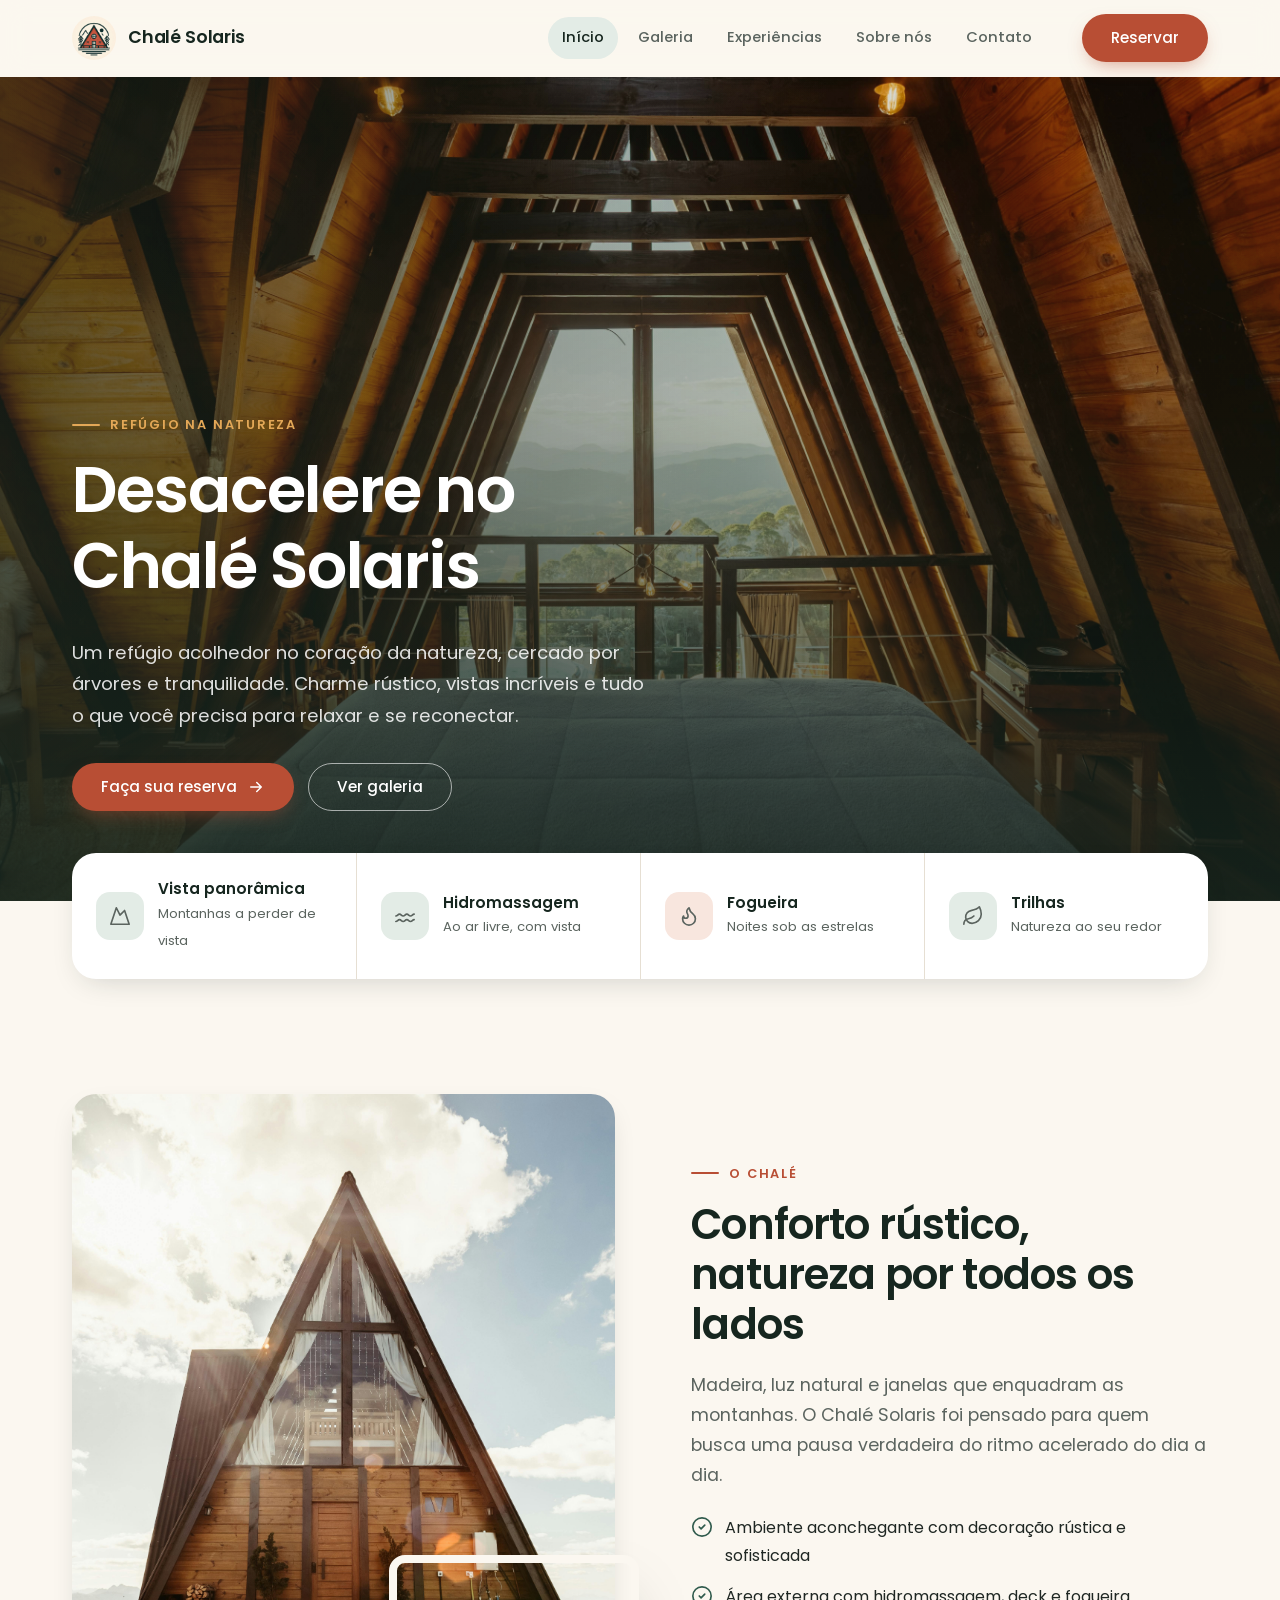
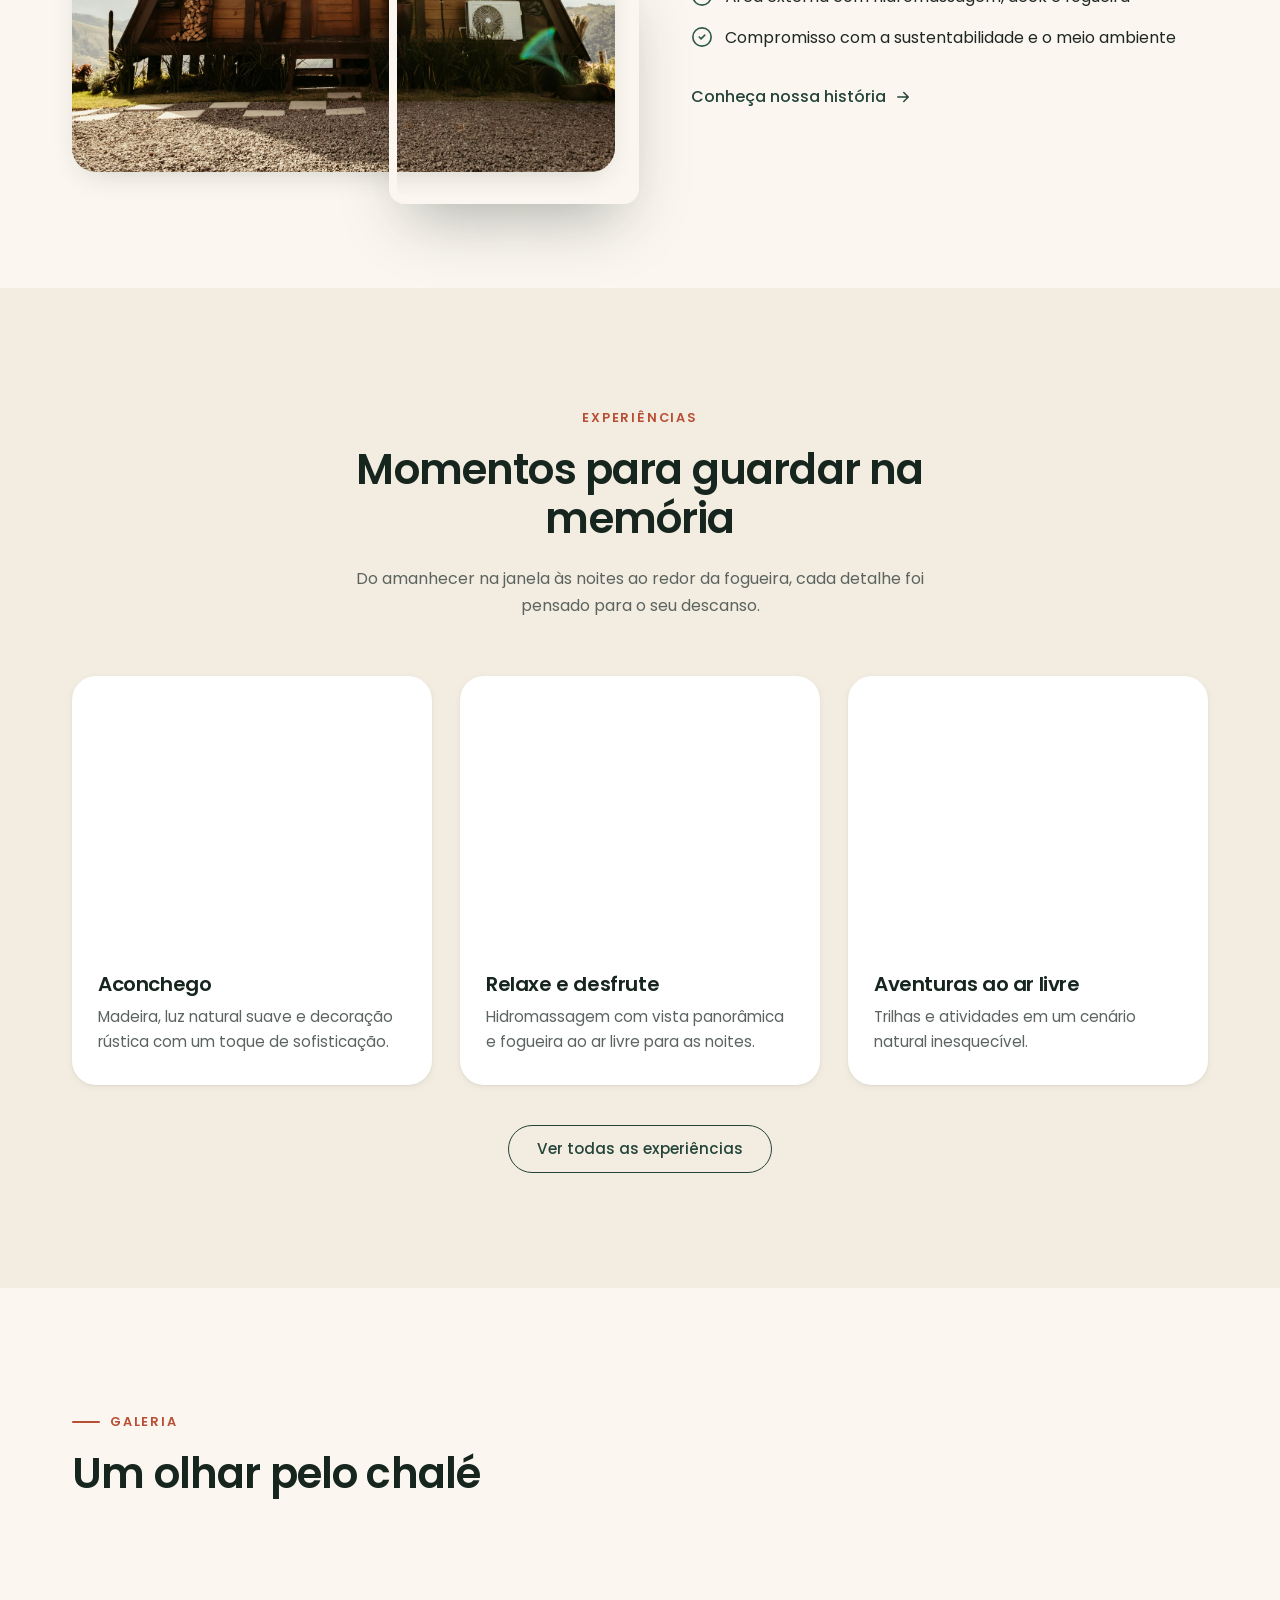
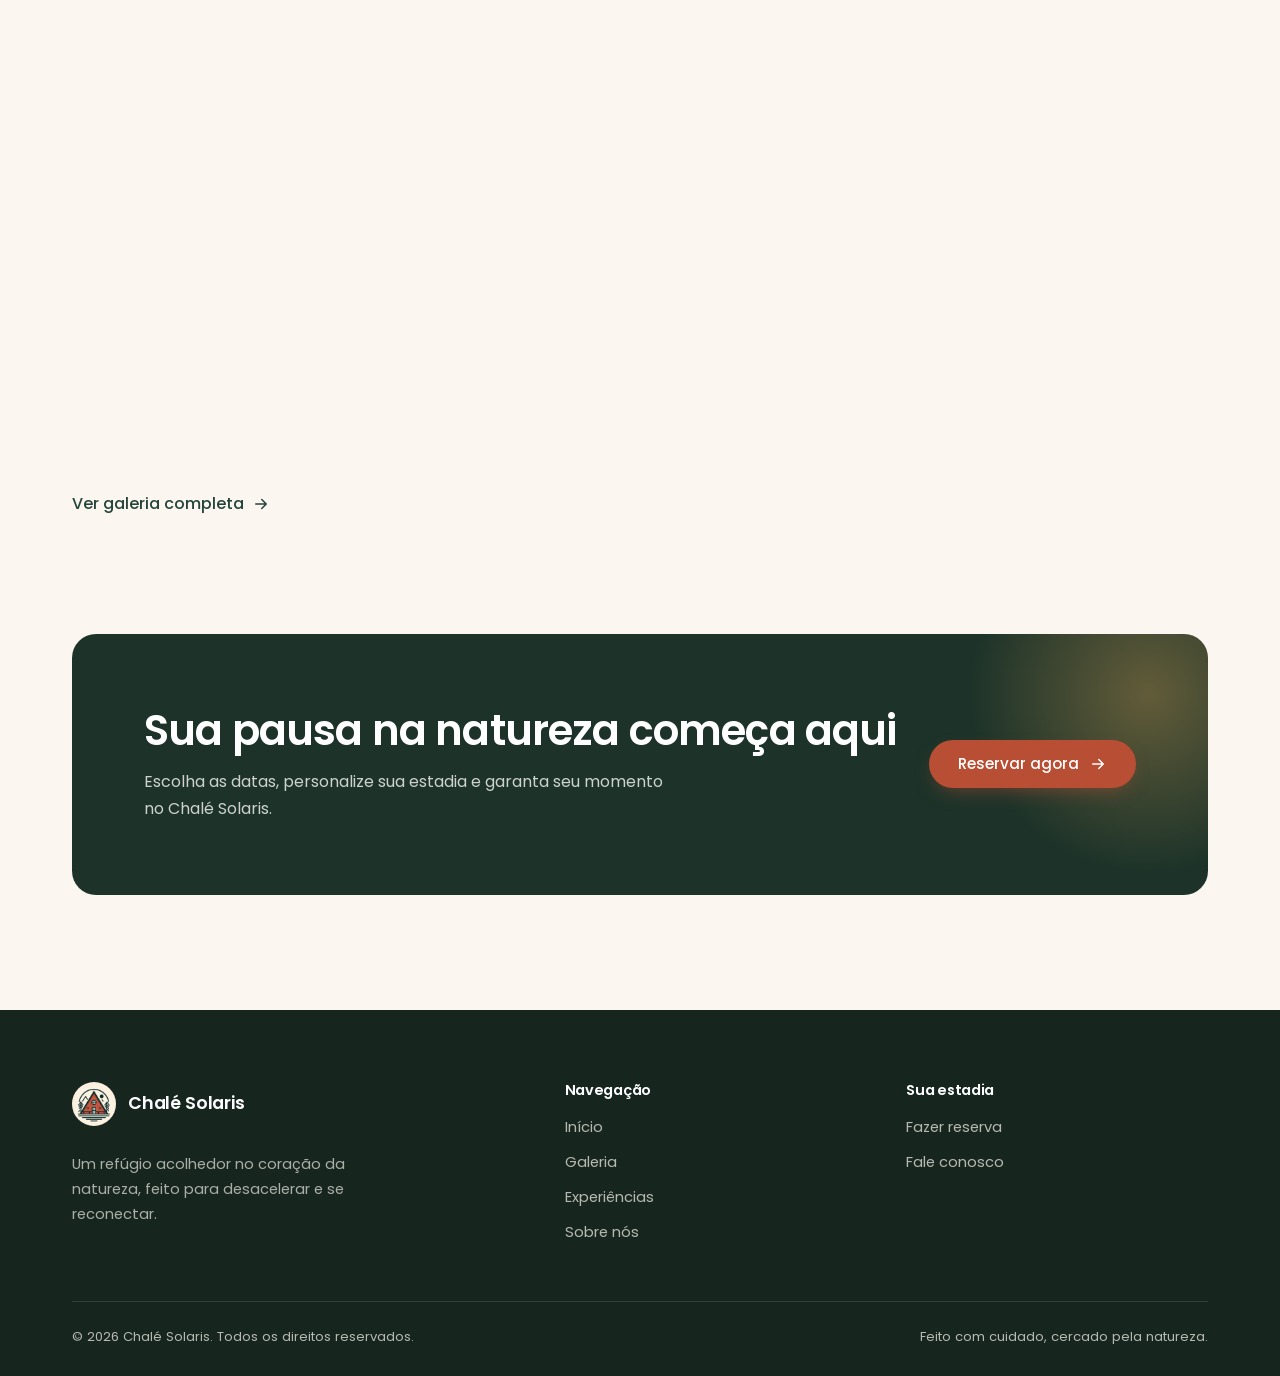
<file: index.html>
<!DOCTYPE html>
<html lang="pt-BR" class="no-js">
<head>
    <meta charset="UTF-8">
    <meta name="viewport" content="width=device-width, initial-scale=1.0">
    <title>Chalé Solaris — Refúgio na natureza</title>
    <meta name="description" content="Chalé Solaris: um refúgio acolhedor no coração da natureza, com vista panorâmica, hidromassagem, fogueira e trilhas.">
    <meta name="theme-color" content="#24443A">
    <link rel="icon" href="img/logo.jpeg">
    <link rel="preconnect" href="https://fonts.googleapis.com">
    <link rel="preconnect" href="https://fonts.gstatic.com" crossorigin>
    <link href="https://fonts.googleapis.com/css2?family=Poppins:wght@300;400;500;600;700&display=swap" rel="stylesheet">
    <link rel="stylesheet" href="css/style.css">
    <script src="js/main.js" defer></script>
</head>
<body>
    <a class="skip-link" href="#main">Pular para o conteúdo</a>

    <header class="site-header">
        <div class="container header-inner">
            <a href="index.html" class="brand" aria-label="Chalé Solaris — início">
                <img src="img/logo.jpeg" alt="" width="44" height="44">
                <span>Chalé Solaris</span>
            </a>
            <button class="nav-toggle" type="button" aria-expanded="false" aria-controls="site-nav" aria-label="Abrir menu">
                <svg viewBox="0 0 24 24" fill="none" stroke="currentColor" stroke-width="2" stroke-linecap="round" aria-hidden="true"><path d="M4 7h16M4 12h16M4 17h16"/></svg>
            </button>
            <nav id="site-nav" class="nav" aria-label="Navegação principal">
                <ul class="nav-list">
                    <li><a href="index.html" aria-current="page">Início</a></li>
                    <li><a href="image.html">Galeria</a></li>
                    <li><a href="experience.html">Experiências</a></li>
                    <li><a href="about.html">Sobre nós</a></li>
                    <li><a href="contact.html">Contato</a></li>
                </ul>
                <a href="reservation.html" class="btn btn--primary">Reservar</a>
            </nav>
        </div>
    </header>

    <main id="main">
        <!-- Hero -->
        <section class="hero">
            <div class="hero-media">
                <img src="img/num1.jpg" alt="Quarto do chalé em madeira com janela triangular voltada para as montanhas" fetchpriority="high">
            </div>
            <div class="container hero-content">
                <span class="eyebrow">Refúgio na natureza</span>
                <h1>Desacelere no Chalé Solaris</h1>
                <p>Um refúgio acolhedor no coração da natureza, cercado por árvores e tranquilidade. Charme rústico, vistas incríveis e tudo o que você precisa para relaxar e se reconectar.</p>
                <div class="hero-actions">
                    <a href="reservation.html" class="btn btn--primary">
                        Faça sua reserva
                        <svg viewBox="0 0 24 24" fill="none" stroke="currentColor" stroke-width="2" stroke-linecap="round" stroke-linejoin="round" aria-hidden="true"><path d="M5 12h14M13 6l6 6-6 6"/></svg>
                    </a>
                    <a href="image.html" class="btn btn--ghost">Ver galeria</a>
                </div>
            </div>
        </section>

        <!-- Destaques -->
        <section class="highlights" aria-label="Destaques do chalé">
            <div class="container">
                <div class="highlights-grid reveal">
                    <div class="highlight">
                        <span class="icon-badge"><svg viewBox="0 0 24 24" fill="none" stroke="currentColor" stroke-width="1.8" stroke-linecap="round" stroke-linejoin="round" aria-hidden="true"><path d="m8 3 4 8 5-5 5 15H2L8 3z"/></svg></span>
                        <div><strong>Vista panorâmica</strong><span>Montanhas a perder de vista</span></div>
                    </div>
                    <div class="highlight">
                        <span class="icon-badge"><svg viewBox="0 0 24 24" fill="none" stroke="currentColor" stroke-width="1.8" stroke-linecap="round" stroke-linejoin="round" aria-hidden="true"><path d="M2 12c2 0 2-2 4-2s2 2 4 2 2-2 4-2 2 2 4 2 2-2 4-2M2 18c2 0 2-2 4-2s2 2 4 2 2-2 4-2 2 2 4 2 2-2 4-2"/></svg></span>
                        <div><strong>Hidromassagem</strong><span>Ao ar livre, com vista</span></div>
                    </div>
                    <div class="highlight">
                        <span class="icon-badge icon-badge--warm"><svg viewBox="0 0 24 24" fill="none" stroke="currentColor" stroke-width="1.8" stroke-linecap="round" stroke-linejoin="round" aria-hidden="true"><path d="M8.5 14.5A2.5 2.5 0 0 0 11 12c0-1.38-.5-2-1-3-1.07-2.14-.22-4.05 2-6 .5 2.5 2 4.9 4 6.5 2 1.6 3 3.5 3 5.5a7 7 0 1 1-14 0c0-1.15.43-2.29 1-3a2.5 2.5 0 0 0 2.5 2.5z"/></svg></span>
                        <div><strong>Fogueira</strong><span>Noites sob as estrelas</span></div>
                    </div>
                    <div class="highlight">
                        <span class="icon-badge"><svg viewBox="0 0 24 24" fill="none" stroke="currentColor" stroke-width="1.8" stroke-linecap="round" stroke-linejoin="round" aria-hidden="true"><path d="M11 20A7 7 0 0 1 9.8 6.1C15.5 5 17 4.48 19 2c1 2 2 4.18 2 8 0 5.5-4.78 10-10 10Z"/><path d="M2 21c0-3 1.85-5.36 5.08-6C9.5 14.52 12 13 13 12"/></svg></span>
                        <div><strong>Trilhas</strong><span>Natureza ao seu redor</span></div>
                    </div>
                </div>
            </div>
        </section>

        <!-- Apresentação -->
        <section class="section">
            <div class="container split">
                <div class="split-media reveal">
                    <img src="img/num3.jpg" alt="Fachada do chalé em formato A sob céu azul" loading="lazy" decoding="async">
                    <img class="float-img" src="img/num2.jpg" alt="Poltronas junto à janela com vista para a mata" loading="lazy" decoding="async">
                </div>
                <div class="reveal">
                    <span class="eyebrow">O chalé</span>
                    <h2>Conforto rústico, natureza por todos os lados</h2>
                    <p class="lead">Madeira, luz natural e janelas que enquadram as montanhas. O Chalé Solaris foi pensado para quem busca uma pausa verdadeira do ritmo acelerado do dia a dia.</p>
                    <ul class="check-list">
                        <li><svg viewBox="0 0 24 24" fill="none" stroke="currentColor" stroke-width="1.8" stroke-linecap="round" stroke-linejoin="round" aria-hidden="true"><circle cx="12" cy="12" r="10"/><path d="m9 12 2 2 4-4"/></svg>Ambiente aconchegante com decoração rústica e sofisticada</li>
                        <li><svg viewBox="0 0 24 24" fill="none" stroke="currentColor" stroke-width="1.8" stroke-linecap="round" stroke-linejoin="round" aria-hidden="true"><circle cx="12" cy="12" r="10"/><path d="m9 12 2 2 4-4"/></svg>Área externa com hidromassagem, deck e fogueira</li>
                        <li><svg viewBox="0 0 24 24" fill="none" stroke="currentColor" stroke-width="1.8" stroke-linecap="round" stroke-linejoin="round" aria-hidden="true"><circle cx="12" cy="12" r="10"/><path d="m9 12 2 2 4-4"/></svg>Compromisso com a sustentabilidade e o meio ambiente</li>
                    </ul>
                    <a href="about.html" class="link-arrow">
                        Conheça nossa história
                        <svg width="18" height="18" viewBox="0 0 24 24" fill="none" stroke="currentColor" stroke-width="2" stroke-linecap="round" stroke-linejoin="round" aria-hidden="true"><path d="M5 12h14M13 6l6 6-6 6"/></svg>
                    </a>
                </div>
            </div>
        </section>

        <!-- Experiências -->
        <section class="section section--sand">
            <div class="container">
                <div class="section-head section-head--center reveal">
                    <span class="eyebrow">Experiências</span>
                    <h2>Momentos para guardar na memória</h2>
                    <p>Do amanhecer na janela às noites ao redor da fogueira, cada detalhe foi pensado para o seu descanso.</p>
                </div>
                <div class="card-grid">
                    <article class="card reveal">
                        <div class="card-media"><img src="img/num13.jpg" alt="Sala de estar em madeira com poltronas e mesa rústica" loading="lazy" decoding="async"></div>
                        <div class="card-body">
                            <h3>Aconchego</h3>
                            <p>Madeira, luz natural suave e decoração rústica com um toque de sofisticação.</p>
                        </div>
                    </article>
                    <article class="card reveal">
                        <div class="card-media"><img src="img/num19.jpg" alt="Hidromassagem no deck ao entardecer" loading="lazy" decoding="async"></div>
                        <div class="card-body">
                            <h3>Relaxe e desfrute</h3>
                            <p>Hidromassagem com vista panorâmica e fogueira ao ar livre para as noites.</p>
                        </div>
                    </article>
                    <article class="card reveal">
                        <div class="card-media"><img src="img/num17.jpg" alt="Área externa com mesa de madeira e vista para as montanhas" loading="lazy" decoding="async"></div>
                        <div class="card-body">
                            <h3>Aventuras ao ar livre</h3>
                            <p>Trilhas e atividades em um cenário natural inesquecível.</p>
                        </div>
                    </article>
                </div>
                <div class="section-actions section-actions--center">
                    <a href="experience.html" class="btn btn--outline">Ver todas as experiências</a>
                </div>
            </div>
        </section>

        <!-- Galeria -->
        <section class="section">
            <div class="container">
                <div class="section-head reveal">
                    <span class="eyebrow">Galeria</span>
                    <h2>Um olhar pelo chalé</h2>
                </div>
                <div class="gallery-preview reveal">
                    <a href="image.html"><img src="img/num20.jpg" alt="Fogueira com cadeiras e luzes ao entardecer" loading="lazy" decoding="async"></a>
                    <a href="image.html"><img src="img/num15.jpg" alt="Quarto com cama de casal e vista para a mata" loading="lazy" decoding="async"></a>
                    <a href="image.html"><img src="img/num9.jpg" alt="Espreguiçadeiras no gramado" loading="lazy" decoding="async"></a>
                    <a href="image.html"><img src="img/num4.jpg" alt="Lenha empilhada ao lado da churrasqueira" loading="lazy" decoding="async"></a>
                    <a href="image.html"><img src="img/num18.jpg" alt="Sala iluminada pelo sol com vista para o deck" loading="lazy" decoding="async"></a>
                </div>
                <div class="section-actions">
                    <a href="image.html" class="link-arrow">
                        Ver galeria completa
                        <svg width="18" height="18" viewBox="0 0 24 24" fill="none" stroke="currentColor" stroke-width="2" stroke-linecap="round" stroke-linejoin="round" aria-hidden="true"><path d="M5 12h14M13 6l6 6-6 6"/></svg>
                    </a>
                </div>
            </div>
        </section>

        <!-- CTA -->
        <section class="section section--flush-top">
            <div class="container">
                <div class="cta reveal">
                    <div>
                        <h2>Sua pausa na natureza começa aqui</h2>
                        <p>Escolha as datas, personalize sua estadia e garanta seu momento no Chalé Solaris.</p>
                    </div>
                    <a href="reservation.html" class="btn btn--primary">
                        Reservar agora
                        <svg viewBox="0 0 24 24" fill="none" stroke="currentColor" stroke-width="2" stroke-linecap="round" stroke-linejoin="round" aria-hidden="true"><path d="M5 12h14M13 6l6 6-6 6"/></svg>
                    </a>
                </div>
            </div>
        </section>
    </main>

    <footer class="site-footer">
        <div class="container">
            <div class="footer-grid">
                <div>
                    <a href="index.html" class="brand">
                        <img src="img/logo.jpeg" alt="" width="44" height="44" loading="lazy">
                        <span>Chalé Solaris</span>
                    </a>
                    <p>Um refúgio acolhedor no coração da natureza, feito para desacelerar e se reconectar.</p>
                </div>
                <div>
                    <h4>Navegação</h4>
                    <ul class="footer-links">
                        <li><a href="index.html">Início</a></li>
                        <li><a href="image.html">Galeria</a></li>
                        <li><a href="experience.html">Experiências</a></li>
                        <li><a href="about.html">Sobre nós</a></li>
                    </ul>
                </div>
                <div>
                    <h4>Sua estadia</h4>
                    <ul class="footer-links">
                        <li><a href="reservation.html">Fazer reserva</a></li>
                        <li><a href="contact.html">Fale conosco</a></li>
                    </ul>
                </div>
            </div>
            <div class="footer-bottom">
                <span>© <span data-year>2026</span> Chalé Solaris. Todos os direitos reservados.</span>
                <span>Feito com cuidado, cercado pela natureza.</span>
            </div>
        </div>
    </footer>
</body>
</html>
</file>
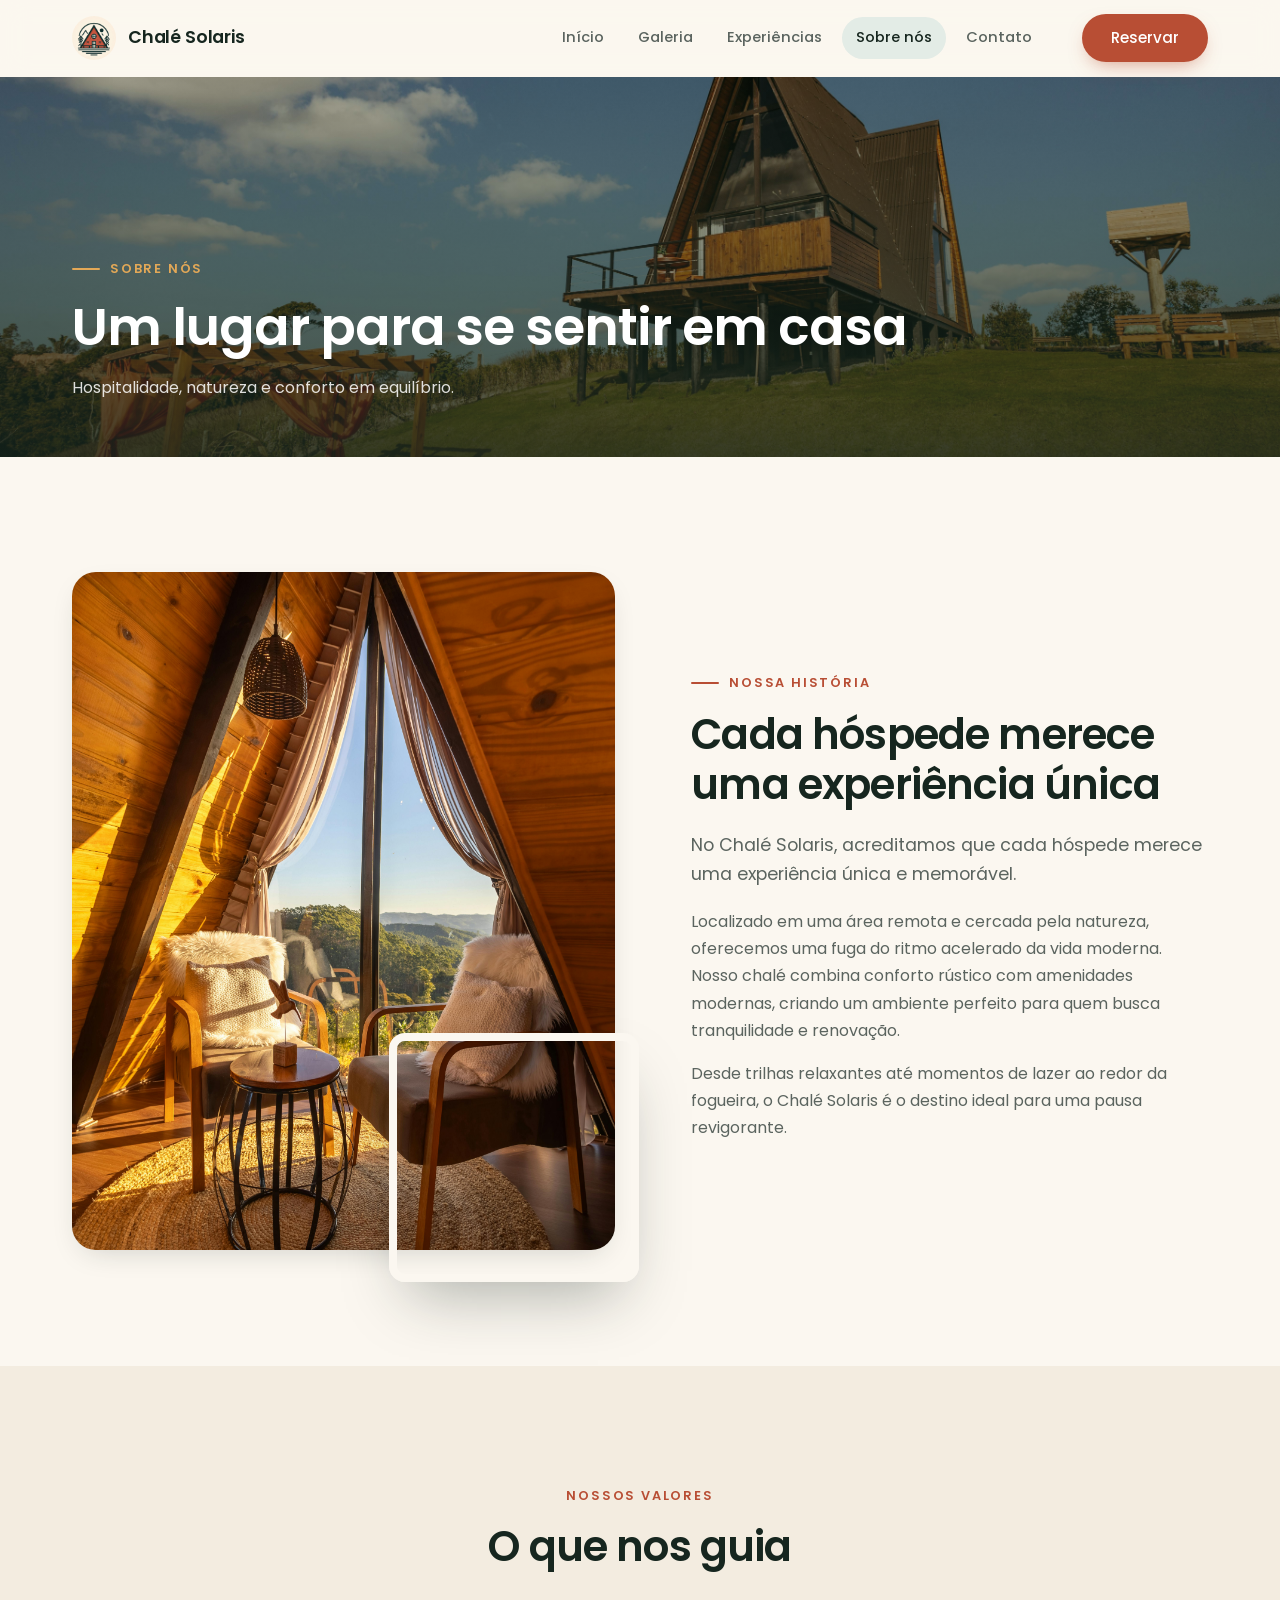
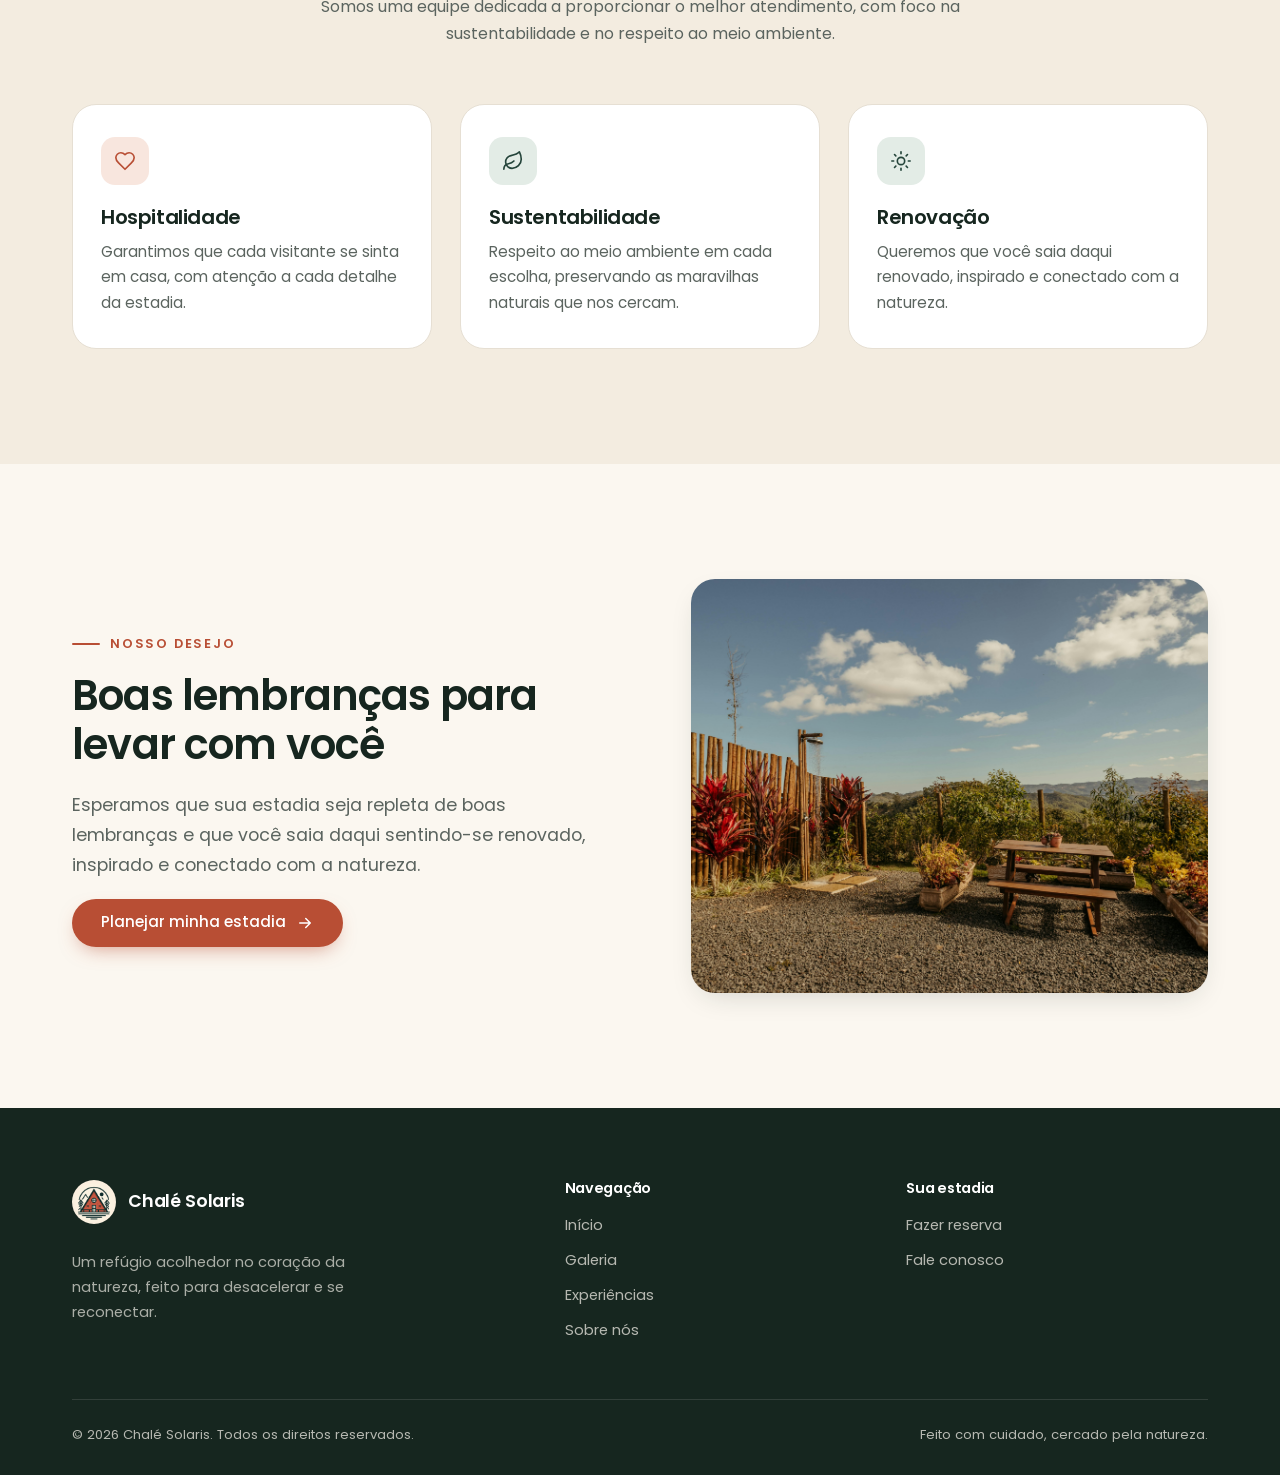
<file: about.html>
<!DOCTYPE html>
<html lang="pt-BR" class="no-js">
<head>
    <meta charset="UTF-8">
    <meta name="viewport" content="width=device-width, initial-scale=1.0">
    <title>Sobre nós — Chalé Solaris</title>
    <meta name="description" content="Conheça o Chalé Solaris: hospitalidade, sustentabilidade e respeito à natureza em um refúgio rústico e confortável.">
    <meta name="theme-color" content="#24443A">
    <link rel="icon" href="img/logo.jpeg">
    <link rel="preconnect" href="https://fonts.googleapis.com">
    <link rel="preconnect" href="https://fonts.gstatic.com" crossorigin>
    <link href="https://fonts.googleapis.com/css2?family=Poppins:wght@300;400;500;600;700&display=swap" rel="stylesheet">
    <link rel="stylesheet" href="css/style.css">
    <script src="js/main.js" defer></script>
</head>
<body>
    <a class="skip-link" href="#main">Pular para o conteúdo</a>

    <header class="site-header">
        <div class="container header-inner">
            <a href="index.html" class="brand" aria-label="Chalé Solaris — início">
                <img src="img/logo.jpeg" alt="" width="44" height="44">
                <span>Chalé Solaris</span>
            </a>
            <button class="nav-toggle" type="button" aria-expanded="false" aria-controls="site-nav" aria-label="Abrir menu">
                <svg viewBox="0 0 24 24" fill="none" stroke="currentColor" stroke-width="2" stroke-linecap="round" aria-hidden="true"><path d="M4 7h16M4 12h16M4 17h16"/></svg>
            </button>
            <nav id="site-nav" class="nav" aria-label="Navegação principal">
                <ul class="nav-list">
                    <li><a href="index.html">Início</a></li>
                    <li><a href="image.html">Galeria</a></li>
                    <li><a href="experience.html">Experiências</a></li>
                    <li><a href="about.html" aria-current="page">Sobre nós</a></li>
                    <li><a href="contact.html">Contato</a></li>
                </ul>
                <a href="reservation.html" class="btn btn--primary">Reservar</a>
            </nav>
        </div>
    </header>

    <main id="main">
        <section class="page-hero">
            <div class="hero-media"><img src="img/num10.jpg" alt="Chalé em formato A sobre o gramado, com pergolado ao lado" fetchpriority="high"></div>
            <div class="container">
                <span class="eyebrow">Sobre nós</span>
                <h1>Um lugar para se sentir em casa</h1>
                <p>Hospitalidade, natureza e conforto em equilíbrio.</p>
            </div>
        </section>

        <section class="section">
            <div class="container split">
                <div class="split-media reveal">
                    <img src="img/num2.jpg" alt="Poltronas junto à janela triangular com vista para a mata" loading="lazy" decoding="async">
                    <img class="float-img" src="img/num4.jpg" alt="Lenha empilhada no deck" loading="lazy" decoding="async">
                </div>
                <div class="reveal">
                    <span class="eyebrow">Nossa história</span>
                    <h2>Cada hóspede merece uma experiência única</h2>
                    <p class="lead">No Chalé Solaris, acreditamos que cada hóspede merece uma experiência única e memorável.</p>
                    <p>Localizado em uma área remota e cercada pela natureza, oferecemos uma fuga do ritmo acelerado da vida moderna. Nosso chalé combina conforto rústico com amenidades modernas, criando um ambiente perfeito para quem busca tranquilidade e renovação.</p>
                    <p>Desde trilhas relaxantes até momentos de lazer ao redor da fogueira, o Chalé Solaris é o destino ideal para uma pausa revigorante.</p>
                </div>
            </div>
        </section>

        <section class="section section--sand">
            <div class="container">
                <div class="section-head section-head--center reveal">
                    <span class="eyebrow">Nossos valores</span>
                    <h2>O que nos guia</h2>
                    <p>Somos uma equipe dedicada a proporcionar o melhor atendimento, com foco na sustentabilidade e no respeito ao meio ambiente.</p>
                </div>
                <div class="card-grid">
                    <div class="value-card reveal">
                        <span class="icon-badge icon-badge--warm"><svg viewBox="0 0 24 24" fill="none" stroke="currentColor" stroke-width="1.8" stroke-linecap="round" stroke-linejoin="round" aria-hidden="true"><path d="M19 14c1.49-1.46 3-3.21 3-5.5A5.5 5.5 0 0 0 16.5 3c-1.76 0-3 .5-4.5 2-1.5-1.5-2.74-2-4.5-2A5.5 5.5 0 0 0 2 8.5c0 2.3 1.5 4.05 3 5.5l7 7Z"/></svg></span>
                        <h3>Hospitalidade</h3>
                        <p>Garantimos que cada visitante se sinta em casa, com atenção a cada detalhe da estadia.</p>
                    </div>
                    <div class="value-card reveal">
                        <span class="icon-badge"><svg viewBox="0 0 24 24" fill="none" stroke="currentColor" stroke-width="1.8" stroke-linecap="round" stroke-linejoin="round" aria-hidden="true"><path d="M11 20A7 7 0 0 1 9.8 6.1C15.5 5 17 4.48 19 2c1 2 2 4.18 2 8 0 5.5-4.78 10-10 10Z"/><path d="M2 21c0-3 1.85-5.36 5.08-6C9.5 14.52 12 13 13 12"/></svg></span>
                        <h3>Sustentabilidade</h3>
                        <p>Respeito ao meio ambiente em cada escolha, preservando as maravilhas naturais que nos cercam.</p>
                    </div>
                    <div class="value-card reveal">
                        <span class="icon-badge"><svg viewBox="0 0 24 24" fill="none" stroke="currentColor" stroke-width="1.8" stroke-linecap="round" stroke-linejoin="round" aria-hidden="true"><circle cx="12" cy="12" r="4"/><path d="M12 2v2M12 20v2M4.93 4.93l1.41 1.41M17.66 17.66l1.41 1.41M2 12h2M20 12h2M6.34 17.66l-1.41 1.41M19.07 4.93l-1.41 1.41"/></svg></span>
                        <h3>Renovação</h3>
                        <p>Queremos que você saia daqui renovado, inspirado e conectado com a natureza.</p>
                    </div>
                </div>
            </div>
        </section>

        <section class="section">
            <div class="container split split--reverse">
                <div class="split-media split-media--wide reveal">
                    <img src="img/num12.jpg" alt="Área externa com mesa de madeira, plantas e vista para as montanhas" loading="lazy" decoding="async">
                </div>
                <div class="reveal">
                    <span class="eyebrow">Nosso desejo</span>
                    <h2>Boas lembranças para levar com você</h2>
                    <p class="lead">Esperamos que sua estadia seja repleta de boas lembranças e que você saia daqui sentindo-se renovado, inspirado e conectado com a natureza.</p>
                    <a href="reservation.html" class="btn btn--primary">
                        Planejar minha estadia
                        <svg viewBox="0 0 24 24" fill="none" stroke="currentColor" stroke-width="2" stroke-linecap="round" stroke-linejoin="round" aria-hidden="true"><path d="M5 12h14M13 6l6 6-6 6"/></svg>
                    </a>
                </div>
            </div>
        </section>
    </main>

    <footer class="site-footer">
        <div class="container">
            <div class="footer-grid">
                <div>
                    <a href="index.html" class="brand">
                        <img src="img/logo.jpeg" alt="" width="44" height="44" loading="lazy">
                        <span>Chalé Solaris</span>
                    </a>
                    <p>Um refúgio acolhedor no coração da natureza, feito para desacelerar e se reconectar.</p>
                </div>
                <div>
                    <h4>Navegação</h4>
                    <ul class="footer-links">
                        <li><a href="index.html">Início</a></li>
                        <li><a href="image.html">Galeria</a></li>
                        <li><a href="experience.html">Experiências</a></li>
                        <li><a href="about.html">Sobre nós</a></li>
                    </ul>
                </div>
                <div>
                    <h4>Sua estadia</h4>
                    <ul class="footer-links">
                        <li><a href="reservation.html">Fazer reserva</a></li>
                        <li><a href="contact.html">Fale conosco</a></li>
                    </ul>
                </div>
            </div>
            <div class="footer-bottom">
                <span>© <span data-year>2026</span> Chalé Solaris. Todos os direitos reservados.</span>
                <span>Feito com cuidado, cercado pela natureza.</span>
            </div>
        </div>
    </footer>
</body>
</html>
</file>
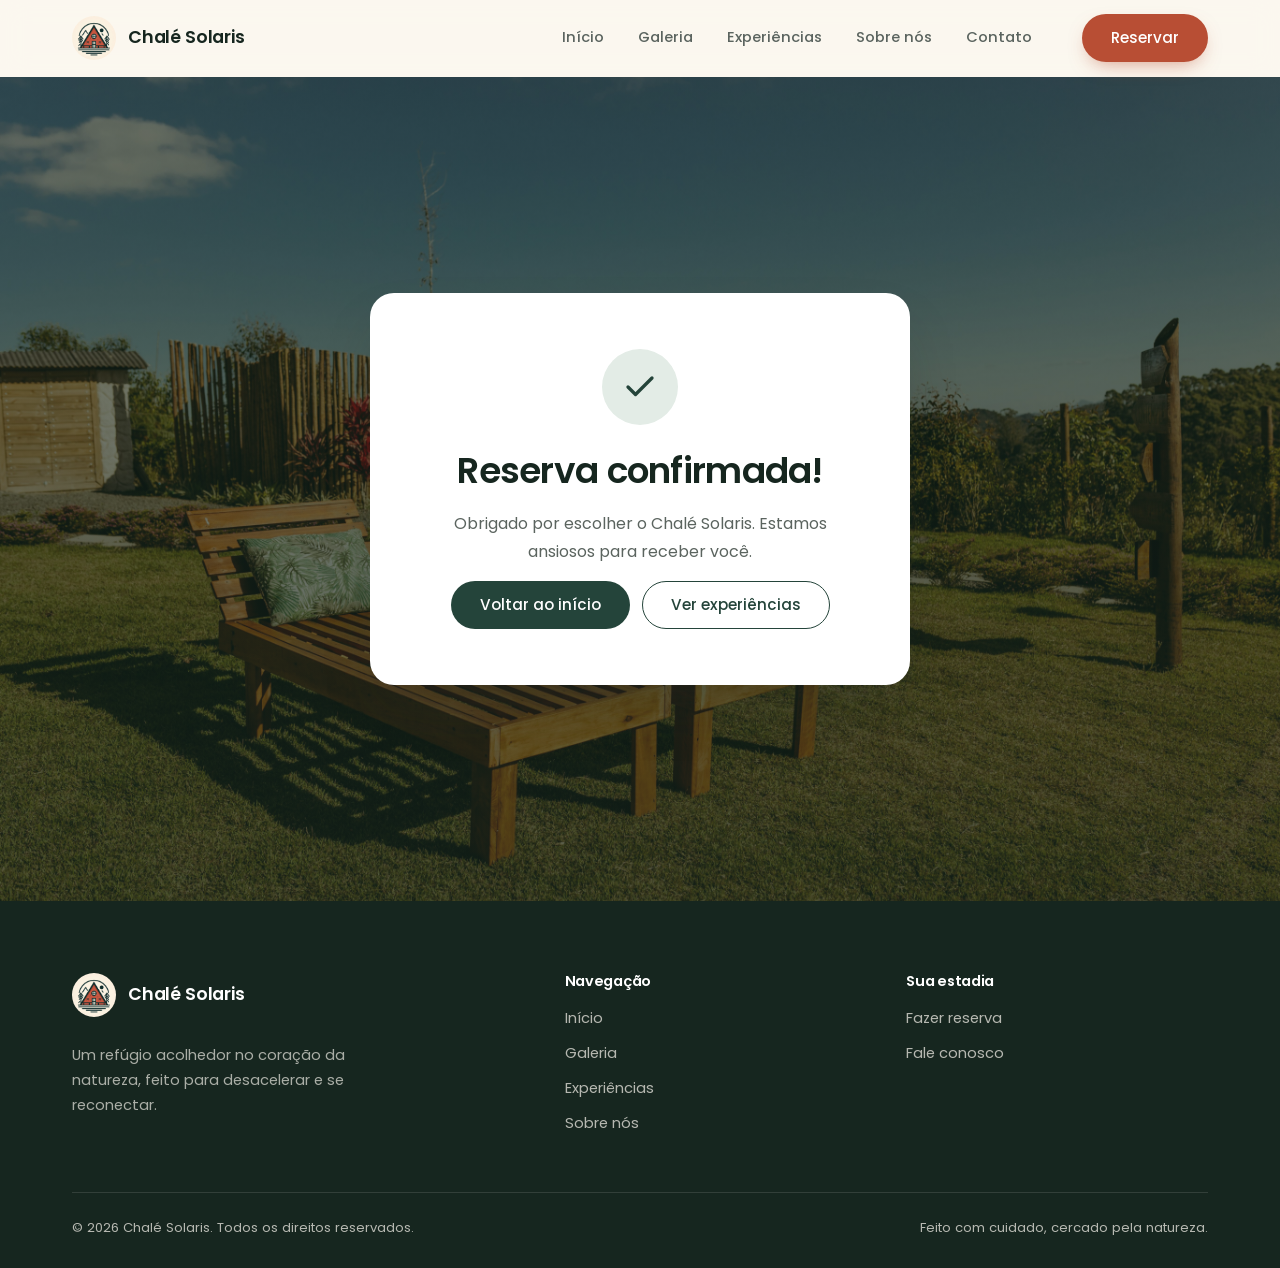
<file: confirmation.html>
<!DOCTYPE html>
<html lang="pt-BR" class="no-js">
<head>
    <meta charset="UTF-8">
    <meta name="viewport" content="width=device-width, initial-scale=1.0">
    <title>Reserva confirmada — Chalé Solaris</title>
    <meta name="description" content="Sua reserva no Chalé Solaris foi confirmada.">
    <meta name="theme-color" content="#24443A">
    <link rel="icon" href="img/logo.jpeg">
    <link rel="preconnect" href="https://fonts.googleapis.com">
    <link rel="preconnect" href="https://fonts.gstatic.com" crossorigin>
    <link href="https://fonts.googleapis.com/css2?family=Poppins:wght@300;400;500;600;700&display=swap" rel="stylesheet">
    <link rel="stylesheet" href="css/style.css">
    <script src="js/main.js" defer></script>
</head>
<body>
    <a class="skip-link" href="#main">Pular para o conteúdo</a>

    <header class="site-header">
        <div class="container header-inner">
            <a href="index.html" class="brand" aria-label="Chalé Solaris — início">
                <img src="img/logo.jpeg" alt="" width="44" height="44">
                <span>Chalé Solaris</span>
            </a>
            <button class="nav-toggle" type="button" aria-expanded="false" aria-controls="site-nav" aria-label="Abrir menu">
                <svg viewBox="0 0 24 24" fill="none" stroke="currentColor" stroke-width="2" stroke-linecap="round" aria-hidden="true"><path d="M4 7h16M4 12h16M4 17h16"/></svg>
            </button>
            <nav id="site-nav" class="nav" aria-label="Navegação principal">
                <ul class="nav-list">
                    <li><a href="index.html">Início</a></li>
                    <li><a href="image.html">Galeria</a></li>
                    <li><a href="experience.html">Experiências</a></li>
                    <li><a href="about.html">Sobre nós</a></li>
                    <li><a href="contact.html">Contato</a></li>
                </ul>
                <a href="reservation.html" class="btn btn--primary">Reservar</a>
            </nav>
        </div>
    </header>

    <main id="main" class="confirm-wrap">
        <div class="confirm-card">
            <div class="confirm-icon">
                <svg viewBox="0 0 24 24" fill="none" stroke="currentColor" stroke-width="2.2" stroke-linecap="round" stroke-linejoin="round" aria-hidden="true"><path d="M20 6 9 17l-5-5"/></svg>
            </div>
            <h1>Reserva confirmada<span id="confirm-name"></span>!</h1>
            <p>Obrigado por escolher o Chalé Solaris. Estamos ansiosos para receber você.</p>
            <ul id="confirm-details" class="summary-list"></ul>
            <div class="confirm-actions">
                <a href="index.html" class="btn btn--dark">Voltar ao início</a>
                <a href="experience.html" class="btn btn--outline">Ver experiências</a>
            </div>
        </div>
    </main>

    <footer class="site-footer">
        <div class="container">
            <div class="footer-grid">
                <div>
                    <a href="index.html" class="brand">
                        <img src="img/logo.jpeg" alt="" width="44" height="44" loading="lazy">
                        <span>Chalé Solaris</span>
                    </a>
                    <p>Um refúgio acolhedor no coração da natureza, feito para desacelerar e se reconectar.</p>
                </div>
                <div>
                    <h4>Navegação</h4>
                    <ul class="footer-links">
                        <li><a href="index.html">Início</a></li>
                        <li><a href="image.html">Galeria</a></li>
                        <li><a href="experience.html">Experiências</a></li>
                        <li><a href="about.html">Sobre nós</a></li>
                    </ul>
                </div>
                <div>
                    <h4>Sua estadia</h4>
                    <ul class="footer-links">
                        <li><a href="reservation.html">Fazer reserva</a></li>
                        <li><a href="contact.html">Fale conosco</a></li>
                    </ul>
                </div>
            </div>
            <div class="footer-bottom">
                <span>© <span data-year>2026</span> Chalé Solaris. Todos os direitos reservados.</span>
                <span>Feito com cuidado, cercado pela natureza.</span>
            </div>
        </div>
    </footer>
</body>
</html>
</file>
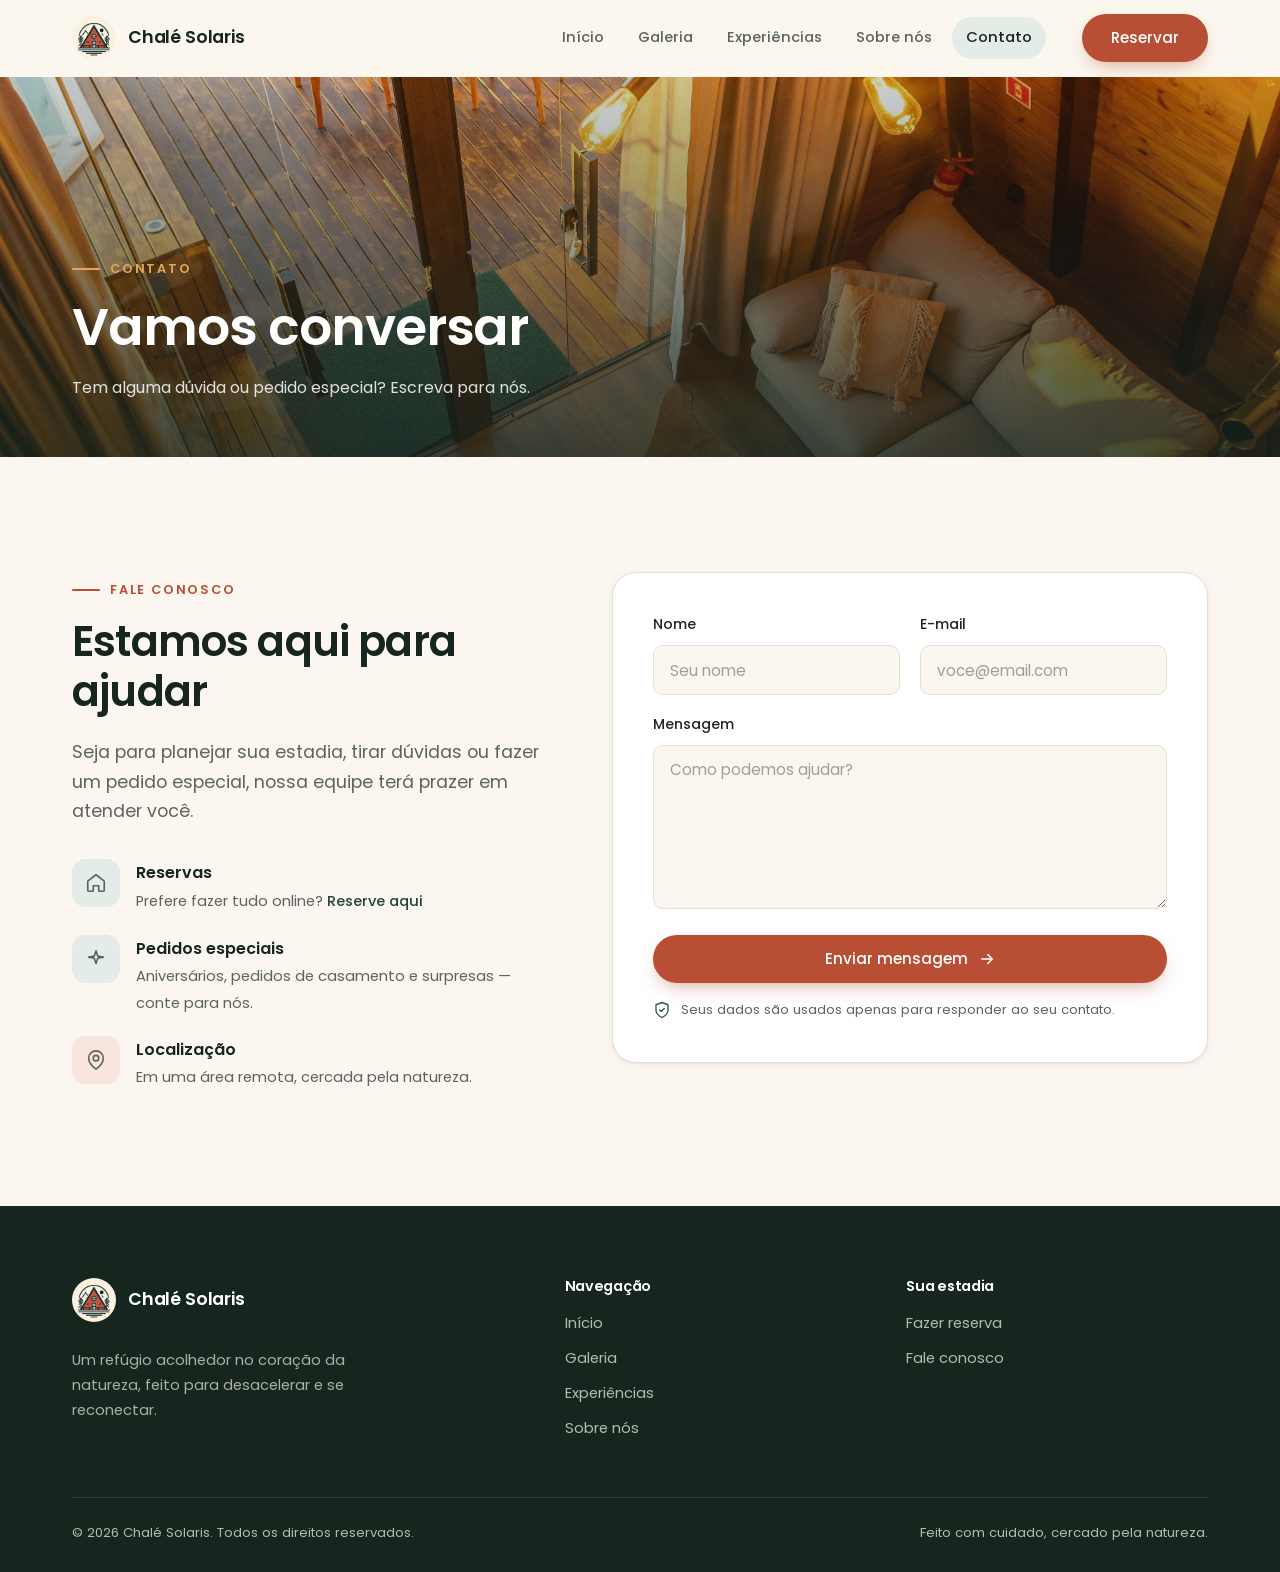
<file: contact.html>
<!DOCTYPE html>
<html lang="pt-BR" class="no-js">
<head>
    <meta charset="UTF-8">
    <meta name="viewport" content="width=device-width, initial-scale=1.0">
    <title>Contato — Chalé Solaris</title>
    <meta name="description" content="Fale com o Chalé Solaris: tire dúvidas sobre reservas, estadia e experiências.">
    <meta name="theme-color" content="#24443A">
    <link rel="icon" href="img/logo.jpeg">
    <link rel="preconnect" href="https://fonts.googleapis.com">
    <link rel="preconnect" href="https://fonts.gstatic.com" crossorigin>
    <link href="https://fonts.googleapis.com/css2?family=Poppins:wght@300;400;500;600;700&display=swap" rel="stylesheet">
    <link rel="stylesheet" href="css/style.css">
    <script src="js/main.js" defer></script>
</head>
<body>
    <a class="skip-link" href="#main">Pular para o conteúdo</a>

    <header class="site-header">
        <div class="container header-inner">
            <a href="index.html" class="brand" aria-label="Chalé Solaris — início">
                <img src="img/logo.jpeg" alt="" width="44" height="44">
                <span>Chalé Solaris</span>
            </a>
            <button class="nav-toggle" type="button" aria-expanded="false" aria-controls="site-nav" aria-label="Abrir menu">
                <svg viewBox="0 0 24 24" fill="none" stroke="currentColor" stroke-width="2" stroke-linecap="round" aria-hidden="true"><path d="M4 7h16M4 12h16M4 17h16"/></svg>
            </button>
            <nav id="site-nav" class="nav" aria-label="Navegação principal">
                <ul class="nav-list">
                    <li><a href="index.html">Início</a></li>
                    <li><a href="image.html">Galeria</a></li>
                    <li><a href="experience.html">Experiências</a></li>
                    <li><a href="about.html">Sobre nós</a></li>
                    <li><a href="contact.html" aria-current="page">Contato</a></li>
                </ul>
                <a href="reservation.html" class="btn btn--primary">Reservar</a>
            </nav>
        </div>
    </header>

    <main id="main">
        <section class="page-hero">
            <div class="hero-media"><img src="img/num18.jpg" alt="Sala do chalé iluminada pelo sol" fetchpriority="high"></div>
            <div class="container">
                <span class="eyebrow">Contato</span>
                <h1>Vamos conversar</h1>
                <p>Tem alguma dúvida ou pedido especial? Escreva para nós.</p>
            </div>
        </section>

        <section class="section">
            <div class="container contact-grid">
                <div class="reveal">
                    <span class="eyebrow">Fale conosco</span>
                    <h2>Estamos aqui para ajudar</h2>
                    <p class="lead">Seja para planejar sua estadia, tirar dúvidas ou fazer um pedido especial, nossa equipe terá prazer em atender você.</p>
                    <ul class="info-list">
                        <li>
                            <span class="icon-badge"><svg viewBox="0 0 24 24" fill="none" stroke="currentColor" stroke-width="1.8" stroke-linecap="round" stroke-linejoin="round" aria-hidden="true"><path d="m3 10 9-7 9 7v10a1 1 0 0 1-1 1h-5v-6H9v6H4a1 1 0 0 1-1-1z"/></svg></span>
                            <div><strong>Reservas</strong><span>Prefere fazer tudo online? <a class="link-arrow" href="reservation.html">Reserve aqui</a></span></div>
                        </li>
                        <li>
                            <span class="icon-badge"><svg viewBox="0 0 24 24" fill="none" stroke="currentColor" stroke-width="1.8" stroke-linecap="round" stroke-linejoin="round" aria-hidden="true"><path d="M12 3l1.9 5.8L20 10l-6.1 1.2L12 17l-1.9-5.8L4 10l6.1-1.2z"/></svg></span>
                            <div><strong>Pedidos especiais</strong><span>Aniversários, pedidos de casamento e surpresas — conte para nós.</span></div>
                        </li>
                        <li>
                            <span class="icon-badge icon-badge--warm"><svg viewBox="0 0 24 24" fill="none" stroke="currentColor" stroke-width="1.8" stroke-linecap="round" stroke-linejoin="round" aria-hidden="true"><path d="M20 10c0 6-8 12-8 12s-8-6-8-12a8 8 0 0 1 16 0Z"/><circle cx="12" cy="10" r="3"/></svg></span>
                            <div><strong>Localização</strong><span>Em uma área remota, cercada pela natureza.</span></div>
                        </li>
                    </ul>
                </div>

                <form class="form-card reveal" action="process_contact.php" method="POST">
                    <div class="form-grid">
                        <div class="field">
                            <label for="nome">Nome</label>
                            <input class="input" type="text" id="nome" name="nome" autocomplete="name" placeholder="Seu nome" required>
                        </div>
                        <div class="field">
                            <label for="email">E-mail</label>
                            <input class="input" type="email" id="email" name="email" autocomplete="email" placeholder="voce@email.com" required>
                        </div>
                        <div class="field full">
                            <label for="mensagem">Mensagem</label>
                            <textarea class="input" id="mensagem" name="mensagem" rows="6" placeholder="Como podemos ajudar?" required></textarea>
                        </div>
                        <div class="full">
                            <button type="submit" class="btn btn--primary btn--block">
                                Enviar mensagem
                                <svg viewBox="0 0 24 24" fill="none" stroke="currentColor" stroke-width="2" stroke-linecap="round" stroke-linejoin="round" aria-hidden="true"><path d="M5 12h14M13 6l6 6-6 6"/></svg>
                            </button>
                            <p class="trust">
                                <svg viewBox="0 0 24 24" fill="none" stroke="currentColor" stroke-width="1.8" stroke-linecap="round" stroke-linejoin="round" aria-hidden="true"><path d="M12 22s8-4 8-10V5l-8-3-8 3v7c0 6 8 10 8 10z"/><path d="m9 12 2 2 4-4"/></svg>
                                Seus dados são usados apenas para responder ao seu contato.
                            </p>
                        </div>
                    </div>
                </form>
            </div>
        </section>
    </main>

    <footer class="site-footer">
        <div class="container">
            <div class="footer-grid">
                <div>
                    <a href="index.html" class="brand">
                        <img src="img/logo.jpeg" alt="" width="44" height="44" loading="lazy">
                        <span>Chalé Solaris</span>
                    </a>
                    <p>Um refúgio acolhedor no coração da natureza, feito para desacelerar e se reconectar.</p>
                </div>
                <div>
                    <h4>Navegação</h4>
                    <ul class="footer-links">
                        <li><a href="index.html">Início</a></li>
                        <li><a href="image.html">Galeria</a></li>
                        <li><a href="experience.html">Experiências</a></li>
                        <li><a href="about.html">Sobre nós</a></li>
                    </ul>
                </div>
                <div>
                    <h4>Sua estadia</h4>
                    <ul class="footer-links">
                        <li><a href="reservation.html">Fazer reserva</a></li>
                        <li><a href="contact.html">Fale conosco</a></li>
                    </ul>
                </div>
            </div>
            <div class="footer-bottom">
                <span>© <span data-year>2026</span> Chalé Solaris. Todos os direitos reservados.</span>
                <span>Feito com cuidado, cercado pela natureza.</span>
            </div>
        </div>
    </footer>
</body>
</html>
</file>
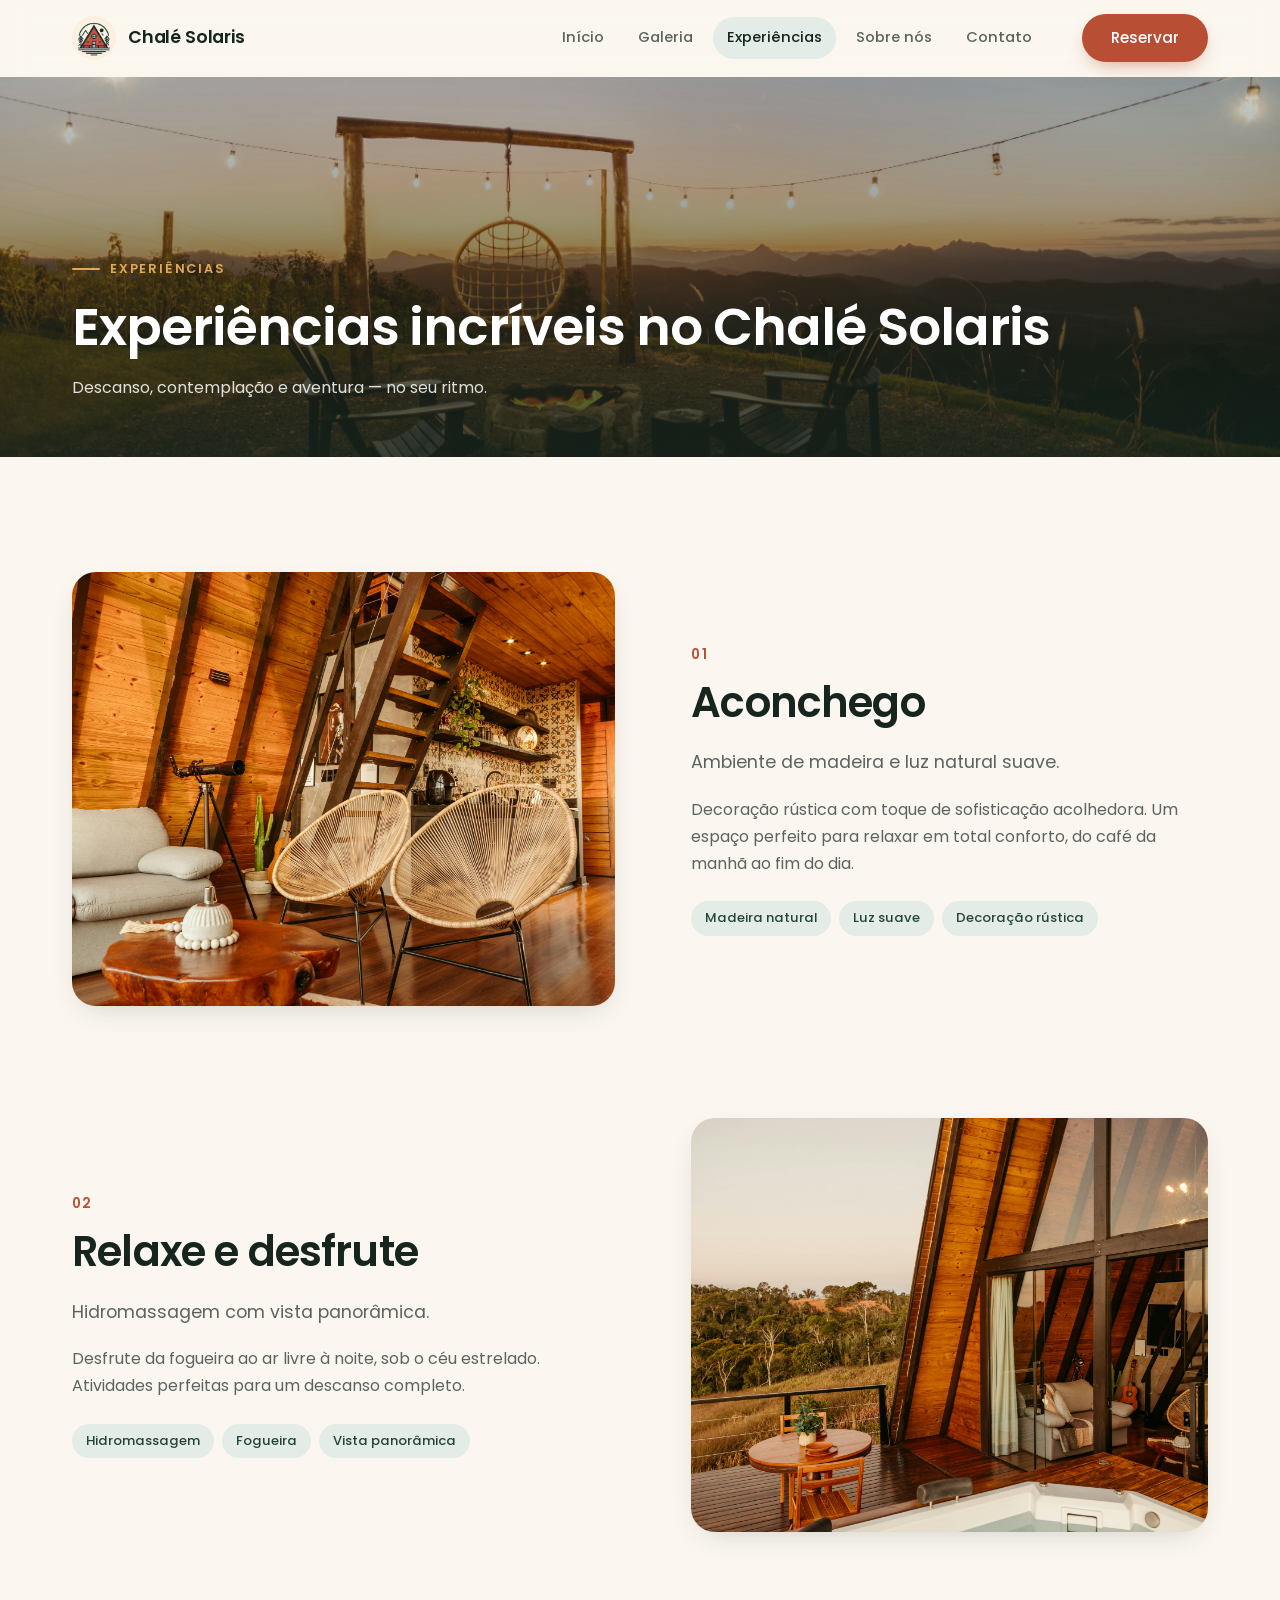
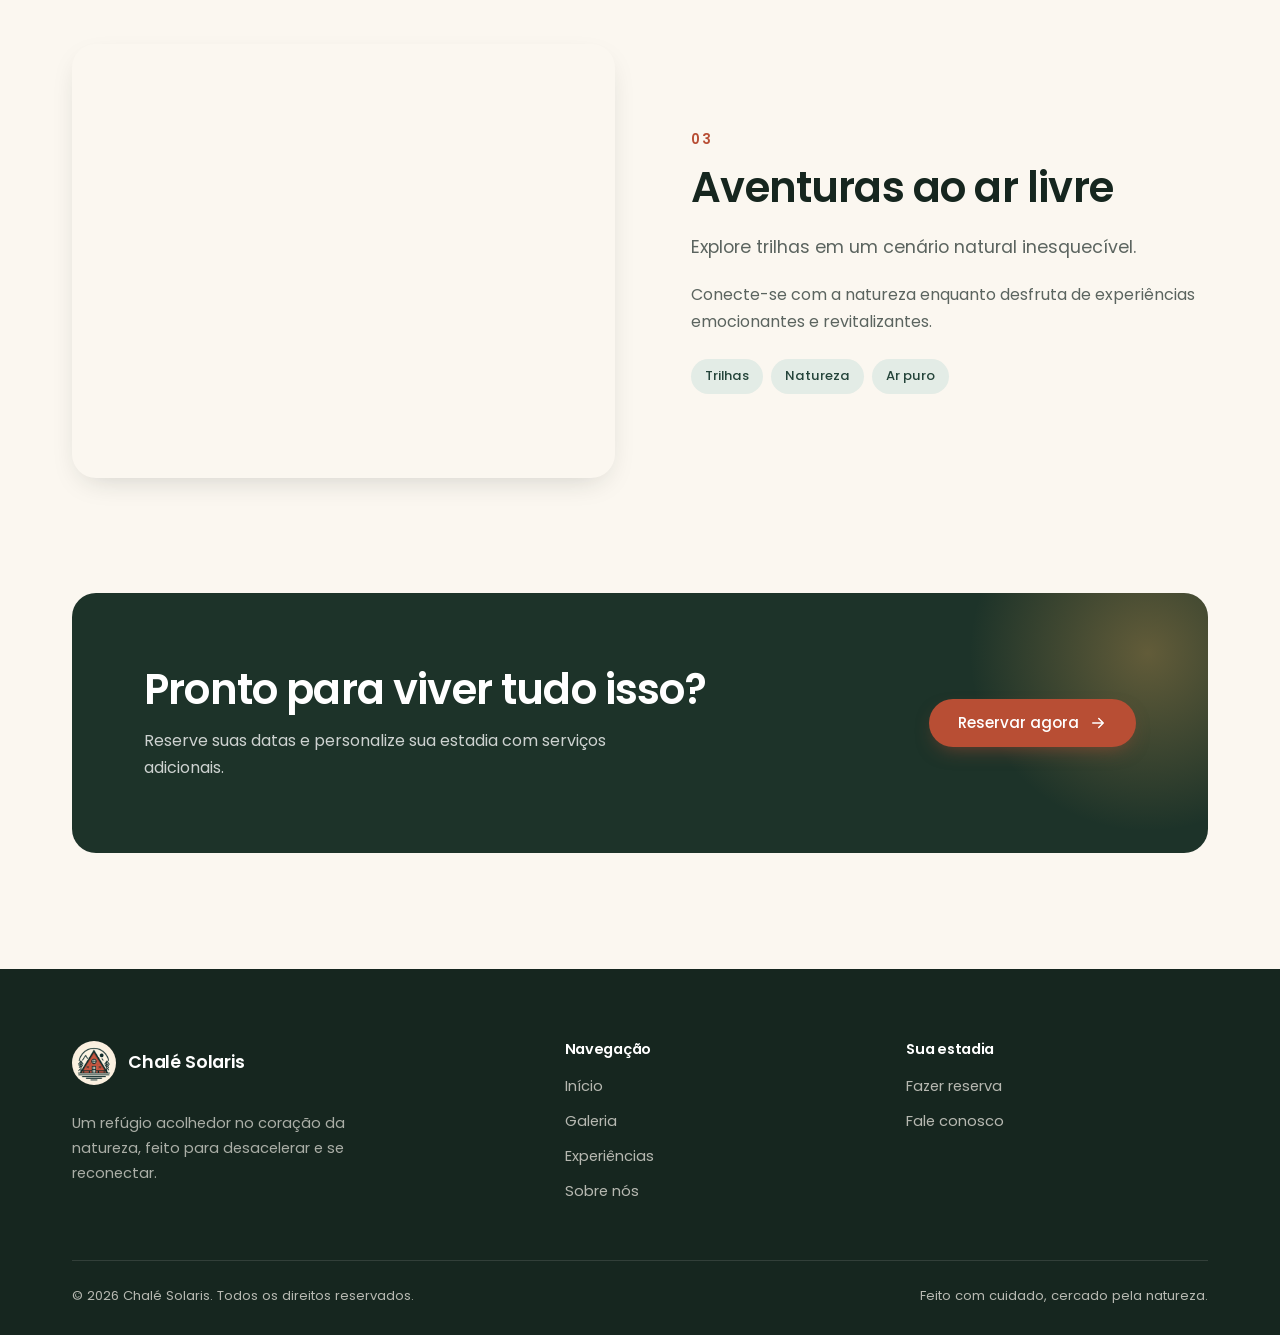
<file: experience.html>
<!DOCTYPE html>
<html lang="pt-BR" class="no-js">
<head>
    <meta charset="UTF-8">
    <meta name="viewport" content="width=device-width, initial-scale=1.0">
    <title>Experiências — Chalé Solaris</title>
    <meta name="description" content="Aconchego, hidromassagem com vista, fogueira e trilhas: conheça as experiências do Chalé Solaris.">
    <meta name="theme-color" content="#24443A">
    <link rel="icon" href="img/logo.jpeg">
    <link rel="preconnect" href="https://fonts.googleapis.com">
    <link rel="preconnect" href="https://fonts.gstatic.com" crossorigin>
    <link href="https://fonts.googleapis.com/css2?family=Poppins:wght@300;400;500;600;700&display=swap" rel="stylesheet">
    <link rel="stylesheet" href="css/style.css">
    <script src="js/main.js" defer></script>
</head>
<body>
    <a class="skip-link" href="#main">Pular para o conteúdo</a>

    <header class="site-header">
        <div class="container header-inner">
            <a href="index.html" class="brand" aria-label="Chalé Solaris — início">
                <img src="img/logo.jpeg" alt="" width="44" height="44">
                <span>Chalé Solaris</span>
            </a>
            <button class="nav-toggle" type="button" aria-expanded="false" aria-controls="site-nav" aria-label="Abrir menu">
                <svg viewBox="0 0 24 24" fill="none" stroke="currentColor" stroke-width="2" stroke-linecap="round" aria-hidden="true"><path d="M4 7h16M4 12h16M4 17h16"/></svg>
            </button>
            <nav id="site-nav" class="nav" aria-label="Navegação principal">
                <ul class="nav-list">
                    <li><a href="index.html">Início</a></li>
                    <li><a href="image.html">Galeria</a></li>
                    <li><a href="experience.html" aria-current="page">Experiências</a></li>
                    <li><a href="about.html">Sobre nós</a></li>
                    <li><a href="contact.html">Contato</a></li>
                </ul>
                <a href="reservation.html" class="btn btn--primary">Reservar</a>
            </nav>
        </div>
    </header>

    <main id="main">
        <section class="page-hero">
            <div class="hero-media"><img src="img/num20.jpg" alt="Fogueira com cadeiras e varal de luzes ao entardecer" fetchpriority="high"></div>
            <div class="container">
                <span class="eyebrow">Experiências</span>
                <h1>Experiências incríveis no Chalé Solaris</h1>
                <p>Descanso, contemplação e aventura — no seu ritmo.</p>
            </div>
        </section>

        <section class="section">
            <div class="container feature-rows">
                <div class="split">
                    <div class="split-media split-media--wide reveal">
                        <img src="img/num13.jpg" alt="Sala de estar em madeira com escada para o mezanino" loading="lazy" decoding="async">
                    </div>
                    <div class="reveal">
                        <span class="feature-index">01</span>
                        <h2>Aconchego</h2>
                        <p class="lead">Ambiente de madeira e luz natural suave.</p>
                        <p>Decoração rústica com toque de sofisticação acolhedora. Um espaço perfeito para relaxar em total conforto, do café da manhã ao fim do dia.</p>
                        <ul class="tag-list">
                            <li>Madeira natural</li>
                            <li>Luz suave</li>
                            <li>Decoração rústica</li>
                        </ul>
                    </div>
                </div>

                <div class="split split--reverse">
                    <div class="split-media split-media--wide reveal">
                        <img src="img/num19.jpg" alt="Hidromassagem no deck com vista ao entardecer" loading="lazy" decoding="async">
                    </div>
                    <div class="reveal">
                        <span class="feature-index">02</span>
                        <h2>Relaxe e desfrute</h2>
                        <p class="lead">Hidromassagem com vista panorâmica.</p>
                        <p>Desfrute da fogueira ao ar livre à noite, sob o céu estrelado. Atividades perfeitas para um descanso completo.</p>
                        <ul class="tag-list">
                            <li>Hidromassagem</li>
                            <li>Fogueira</li>
                            <li>Vista panorâmica</li>
                        </ul>
                    </div>
                </div>

                <div class="split">
                    <div class="split-media split-media--wide reveal">
                        <img src="img/num17.jpg" alt="Área externa com mesa de madeira e montanhas ao fundo" loading="lazy" decoding="async">
                    </div>
                    <div class="reveal">
                        <span class="feature-index">03</span>
                        <h2>Aventuras ao ar livre</h2>
                        <p class="lead">Explore trilhas em um cenário natural inesquecível.</p>
                        <p>Conecte-se com a natureza enquanto desfruta de experiências emocionantes e revitalizantes.</p>
                        <ul class="tag-list">
                            <li>Trilhas</li>
                            <li>Natureza</li>
                            <li>Ar puro</li>
                        </ul>
                    </div>
                </div>
            </div>
        </section>

        <section class="section section--flush-top">
            <div class="container">
                <div class="cta reveal">
                    <div>
                        <h2>Pronto para viver tudo isso?</h2>
                        <p>Reserve suas datas e personalize sua estadia com serviços adicionais.</p>
                    </div>
                    <a href="reservation.html" class="btn btn--primary">
                        Reservar agora
                        <svg viewBox="0 0 24 24" fill="none" stroke="currentColor" stroke-width="2" stroke-linecap="round" stroke-linejoin="round" aria-hidden="true"><path d="M5 12h14M13 6l6 6-6 6"/></svg>
                    </a>
                </div>
            </div>
        </section>
    </main>

    <footer class="site-footer">
        <div class="container">
            <div class="footer-grid">
                <div>
                    <a href="index.html" class="brand">
                        <img src="img/logo.jpeg" alt="" width="44" height="44" loading="lazy">
                        <span>Chalé Solaris</span>
                    </a>
                    <p>Um refúgio acolhedor no coração da natureza, feito para desacelerar e se reconectar.</p>
                </div>
                <div>
                    <h4>Navegação</h4>
                    <ul class="footer-links">
                        <li><a href="index.html">Início</a></li>
                        <li><a href="image.html">Galeria</a></li>
                        <li><a href="experience.html">Experiências</a></li>
                        <li><a href="about.html">Sobre nós</a></li>
                    </ul>
                </div>
                <div>
                    <h4>Sua estadia</h4>
                    <ul class="footer-links">
                        <li><a href="reservation.html">Fazer reserva</a></li>
                        <li><a href="contact.html">Fale conosco</a></li>
                    </ul>
                </div>
            </div>
            <div class="footer-bottom">
                <span>© <span data-year>2026</span> Chalé Solaris. Todos os direitos reservados.</span>
                <span>Feito com cuidado, cercado pela natureza.</span>
            </div>
        </div>
    </footer>
</body>
</html>
</file>
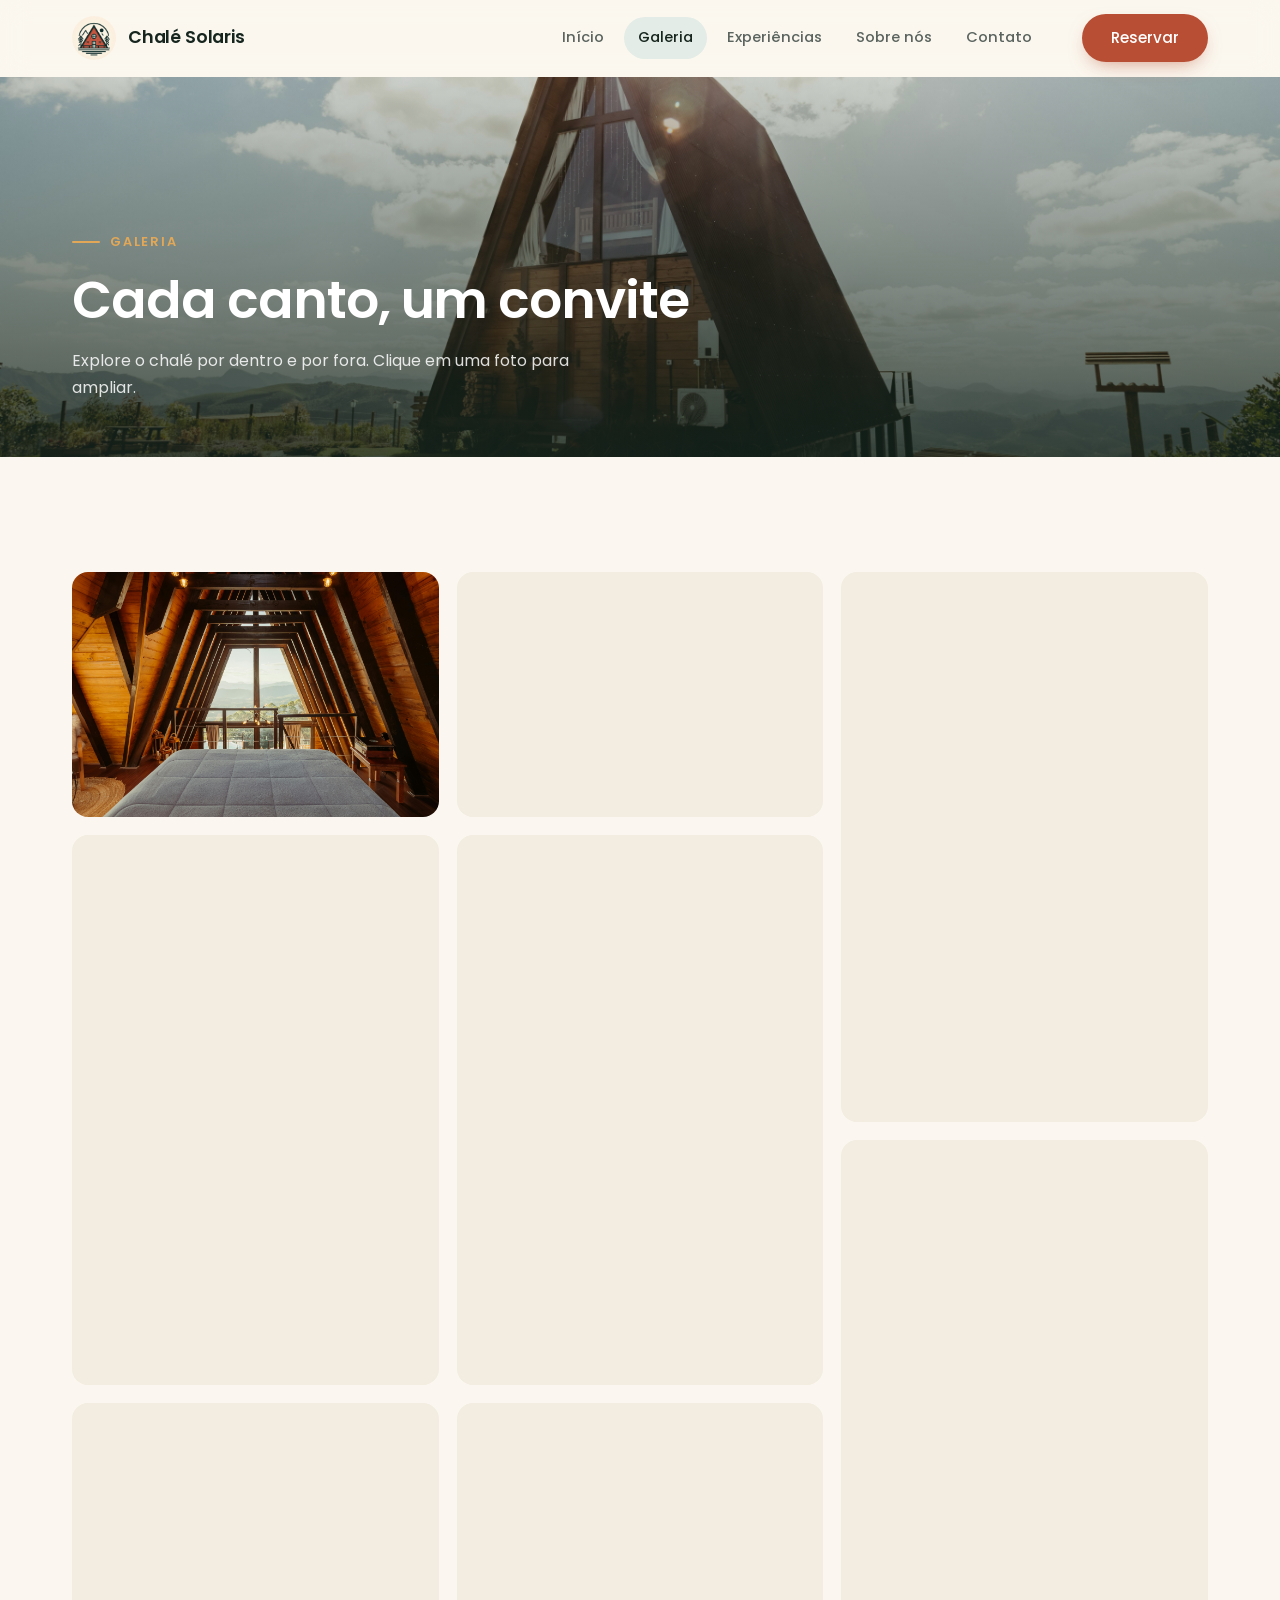
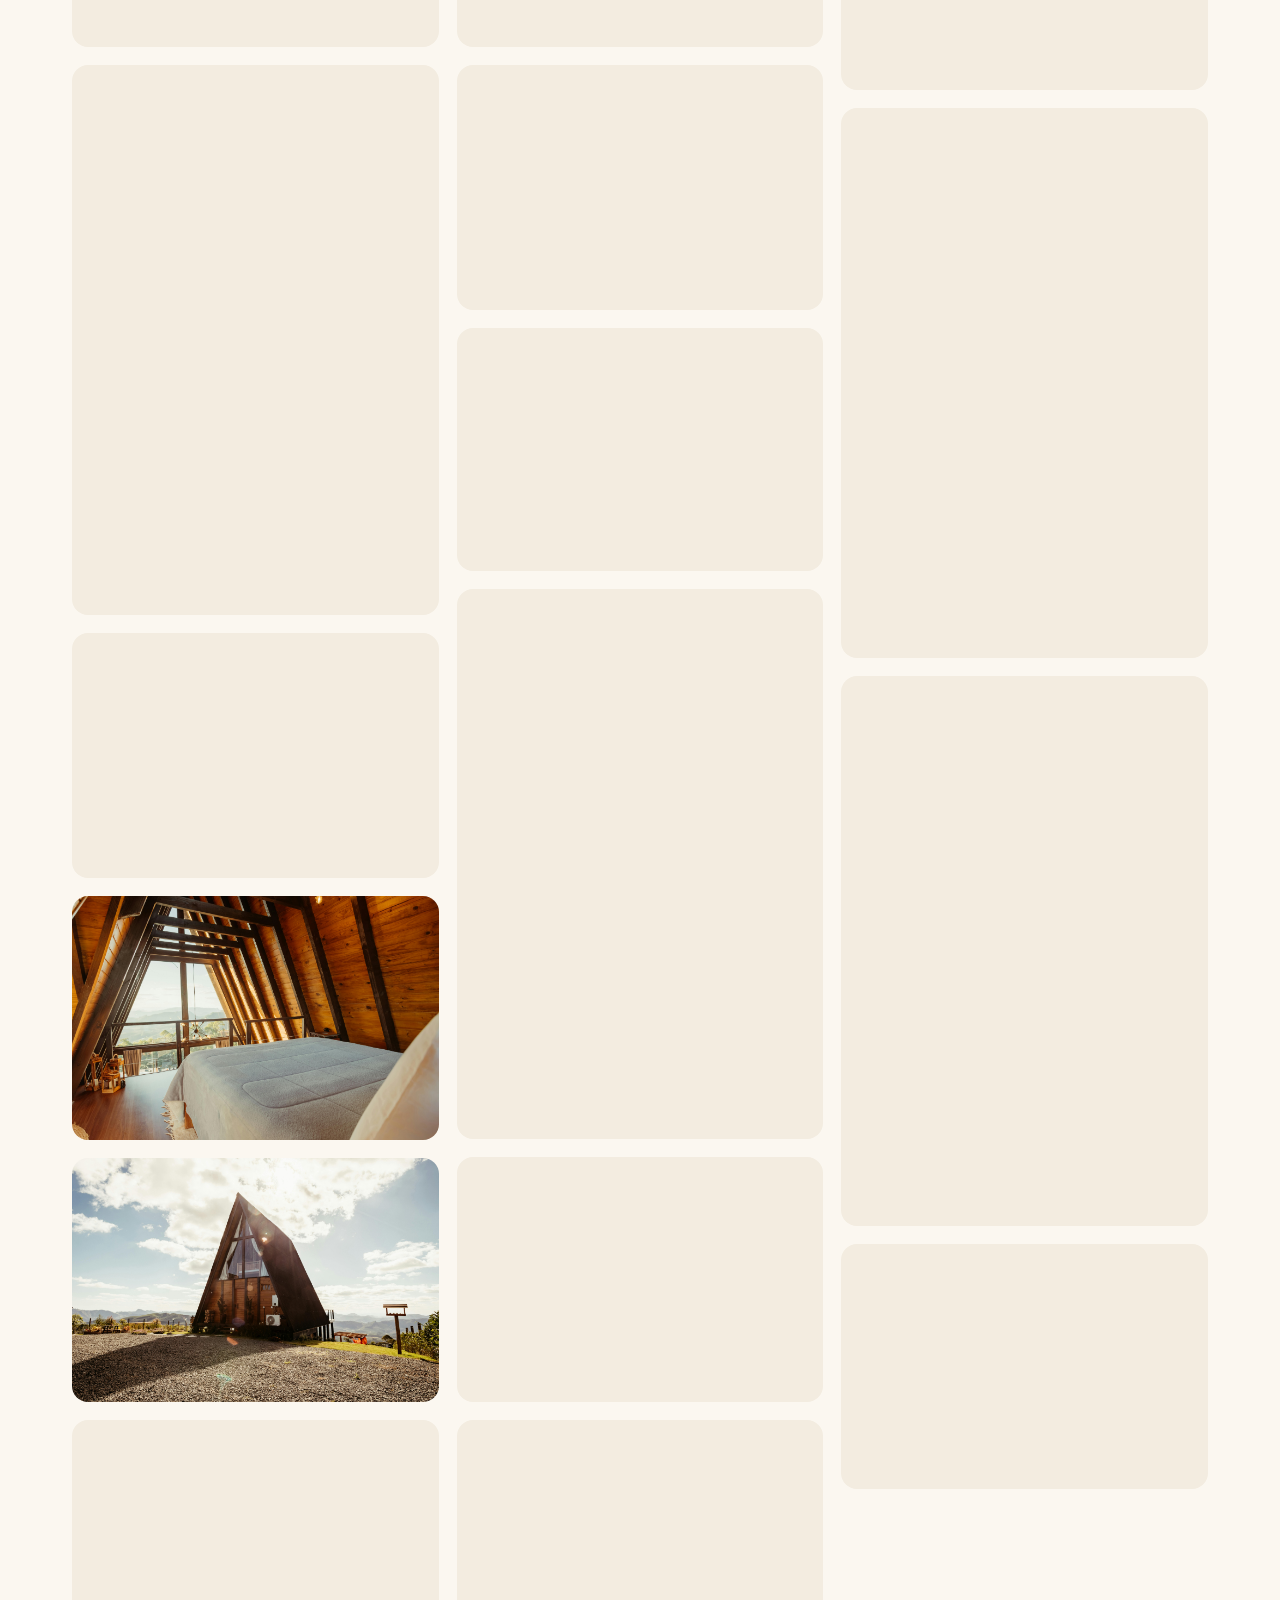
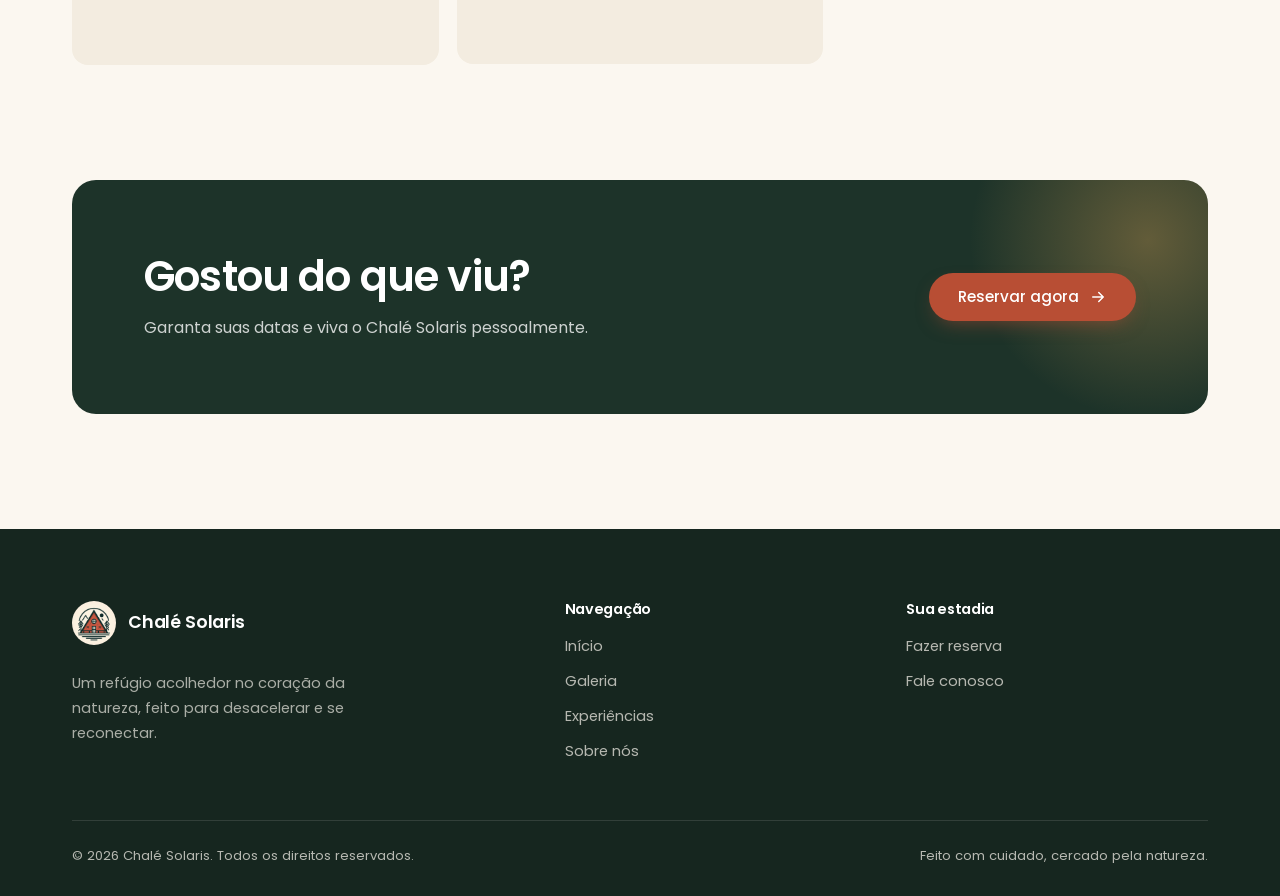
<file: image.html>
<!DOCTYPE html>
<html lang="pt-BR" class="no-js">
<head>
    <meta charset="UTF-8">
    <meta name="viewport" content="width=device-width, initial-scale=1.0">
    <title>Galeria — Chalé Solaris</title>
    <meta name="description" content="Fotos do Chalé Solaris: quartos, áreas externas, hidromassagem, fogueira e vistas panorâmicas.">
    <meta name="theme-color" content="#24443A">
    <link rel="icon" href="img/logo.jpeg">
    <link rel="preconnect" href="https://fonts.googleapis.com">
    <link rel="preconnect" href="https://fonts.gstatic.com" crossorigin>
    <link href="https://fonts.googleapis.com/css2?family=Poppins:wght@300;400;500;600;700&display=swap" rel="stylesheet">
    <link rel="stylesheet" href="css/style.css">
    <script src="js/main.js" defer></script>
</head>
<body>
    <a class="skip-link" href="#main">Pular para o conteúdo</a>

    <header class="site-header">
        <div class="container header-inner">
            <a href="index.html" class="brand" aria-label="Chalé Solaris — início">
                <img src="img/logo.jpeg" alt="" width="44" height="44">
                <span>Chalé Solaris</span>
            </a>
            <button class="nav-toggle" type="button" aria-expanded="false" aria-controls="site-nav" aria-label="Abrir menu">
                <svg viewBox="0 0 24 24" fill="none" stroke="currentColor" stroke-width="2" stroke-linecap="round" aria-hidden="true"><path d="M4 7h16M4 12h16M4 17h16"/></svg>
            </button>
            <nav id="site-nav" class="nav" aria-label="Navegação principal">
                <ul class="nav-list">
                    <li><a href="index.html">Início</a></li>
                    <li><a href="image.html" aria-current="page">Galeria</a></li>
                    <li><a href="experience.html">Experiências</a></li>
                    <li><a href="about.html">Sobre nós</a></li>
                    <li><a href="contact.html">Contato</a></li>
                </ul>
                <a href="reservation.html" class="btn btn--primary">Reservar</a>
            </nav>
        </div>
    </header>

    <main id="main">
        <section class="page-hero">
            <div class="hero-media"><img src="img/num7.jpg" alt="Chalé em formato A com montanhas ao fundo" fetchpriority="high"></div>
            <div class="container">
                <span class="eyebrow">Galeria</span>
                <h1>Cada canto, um convite</h1>
                <p>Explore o chalé por dentro e por fora. Clique em uma foto para ampliar.</p>
            </div>
        </section>

        <section class="section">
            <div class="container">
                <div class="gallery">
                    <a class="gallery-item reveal" href="img/num1.jpg" data-lightbox><img src="img/num1.jpg" alt="Quarto no mezanino com vista para as montanhas" loading="lazy" decoding="async"></a>
                    <a class="gallery-item reveal" href="img/num2.jpg" data-lightbox><img src="img/num2.jpg" alt="Poltronas junto à janela triangular" loading="lazy" decoding="async"></a>
                    <a class="gallery-item reveal" href="img/num3.jpg" data-lightbox><img src="img/num3.jpg" alt="Fachada do chalé em formato A" loading="lazy" decoding="async"></a>
                    <a class="gallery-item reveal" href="img/num4.jpg" data-lightbox><img src="img/num4.jpg" alt="Lenha empilhada ao lado da churrasqueira" loading="lazy" decoding="async"></a>
                    <a class="gallery-item reveal" href="img/num5.jpg" data-lightbox><img src="img/num5.jpg" alt="Vista lateral do chalé sob céu azul" loading="lazy" decoding="async"></a>
                    <a class="gallery-item reveal" href="img/num6.jpg" data-lightbox><img src="img/num6.jpg" alt="Cama voltada para a janela panorâmica" loading="lazy" decoding="async"></a>
                    <a class="gallery-item reveal" href="img/num7.jpg" data-lightbox><img src="img/num7.jpg" alt="Chalé com montanhas ao fundo" loading="lazy" decoding="async"></a>
                    <a class="gallery-item reveal" href="img/num8.jpg" data-lightbox><img src="img/num8.jpg" alt="Mesa de madeira entre canteiros de flores" loading="lazy" decoding="async"></a>
                    <a class="gallery-item reveal" href="img/num9.jpg" data-lightbox><img src="img/num9.jpg" alt="Espreguiçadeiras no gramado" loading="lazy" decoding="async"></a>
                    <a class="gallery-item reveal" href="img/background.jpg" data-lightbox><img src="img/background.jpg" alt="Chalé com hidromassagem no deck" loading="lazy" decoding="async"></a>
                    <a class="gallery-item reveal" href="img/num10.jpg" data-lightbox><img src="img/num10.jpg" alt="Chalé visto do gramado, com pergolado" loading="lazy" decoding="async"></a>
                    <a class="gallery-item reveal" href="img/num11.jpg" data-lightbox><img src="img/num11.jpg" alt="Cama com almofadas e luz natural" loading="lazy" decoding="async"></a>
                    <a class="gallery-item reveal" href="img/num12.jpg" data-lightbox><img src="img/num12.jpg" alt="Área externa com mesa e vista para as montanhas" loading="lazy" decoding="async"></a>
                    <a class="gallery-item reveal" href="img/num13.jpg" data-lightbox><img src="img/num13.jpg" alt="Sala de estar com escada para o mezanino" loading="lazy" decoding="async"></a>
                    <a class="gallery-item reveal" href="img/num14.jpg" data-lightbox><img src="img/num14.jpg" alt="Quarto com cortinas e varal de luzes" loading="lazy" decoding="async"></a>
                    <a class="gallery-item reveal" href="img/num15.jpg" data-lightbox><img src="img/num15.jpg" alt="Quarto com vista para a mata" loading="lazy" decoding="async"></a>
                    <a class="gallery-item reveal" href="img/num16.jpg" data-lightbox><img src="img/num16.jpg" alt="Quarto com baú de madeira aos pés da cama" loading="lazy" decoding="async"></a>
                    <a class="gallery-item reveal" href="img/num17.jpg" data-lightbox><img src="img/num17.jpg" alt="Mesa externa com vista panorâmica" loading="lazy" decoding="async"></a>
                    <a class="gallery-item reveal" href="img/num18.jpg" data-lightbox><img src="img/num18.jpg" alt="Sala iluminada pelo sol, com acesso ao deck" loading="lazy" decoding="async"></a>
                    <a class="gallery-item reveal" href="img/num19.jpg" data-lightbox><img src="img/num19.jpg" alt="Hidromassagem no deck ao entardecer" loading="lazy" decoding="async"></a>
                    <a class="gallery-item reveal" href="img/num20.jpg" data-lightbox><img src="img/num20.jpg" alt="Fogueira com cadeiras ao entardecer" loading="lazy" decoding="async"></a>
                </div>
            </div>
        </section>

        <section class="section section--flush-top">
            <div class="container">
                <div class="cta reveal">
                    <div>
                        <h2>Gostou do que viu?</h2>
                        <p>Garanta suas datas e viva o Chalé Solaris pessoalmente.</p>
                    </div>
                    <a href="reservation.html" class="btn btn--primary">
                        Reservar agora
                        <svg viewBox="0 0 24 24" fill="none" stroke="currentColor" stroke-width="2" stroke-linecap="round" stroke-linejoin="round" aria-hidden="true"><path d="M5 12h14M13 6l6 6-6 6"/></svg>
                    </a>
                </div>
            </div>
        </section>
    </main>

    <footer class="site-footer">
        <div class="container">
            <div class="footer-grid">
                <div>
                    <a href="index.html" class="brand">
                        <img src="img/logo.jpeg" alt="" width="44" height="44" loading="lazy">
                        <span>Chalé Solaris</span>
                    </a>
                    <p>Um refúgio acolhedor no coração da natureza, feito para desacelerar e se reconectar.</p>
                </div>
                <div>
                    <h4>Navegação</h4>
                    <ul class="footer-links">
                        <li><a href="index.html">Início</a></li>
                        <li><a href="image.html">Galeria</a></li>
                        <li><a href="experience.html">Experiências</a></li>
                        <li><a href="about.html">Sobre nós</a></li>
                    </ul>
                </div>
                <div>
                    <h4>Sua estadia</h4>
                    <ul class="footer-links">
                        <li><a href="reservation.html">Fazer reserva</a></li>
                        <li><a href="contact.html">Fale conosco</a></li>
                    </ul>
                </div>
            </div>
            <div class="footer-bottom">
                <span>© <span data-year>2026</span> Chalé Solaris. Todos os direitos reservados.</span>
                <span>Feito com cuidado, cercado pela natureza.</span>
            </div>
        </div>
    </footer>
</body>
</html>
</file>
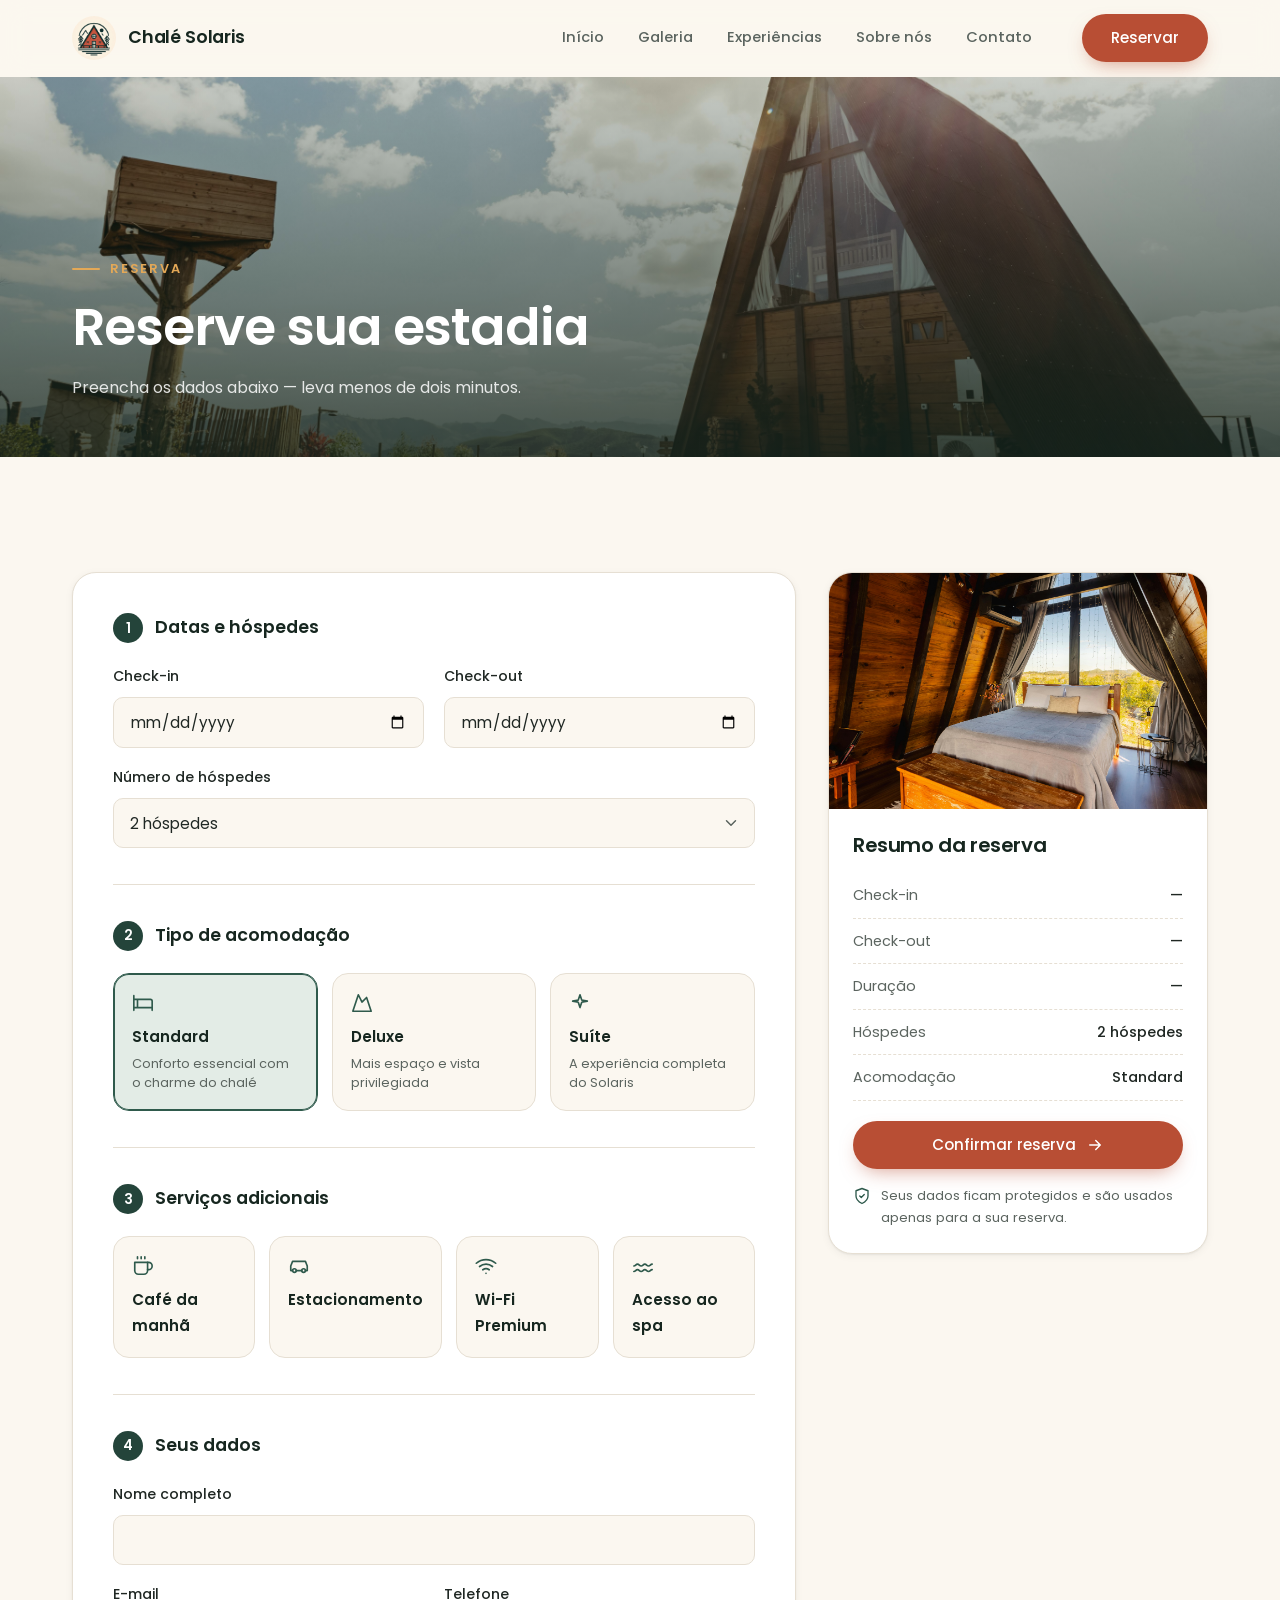
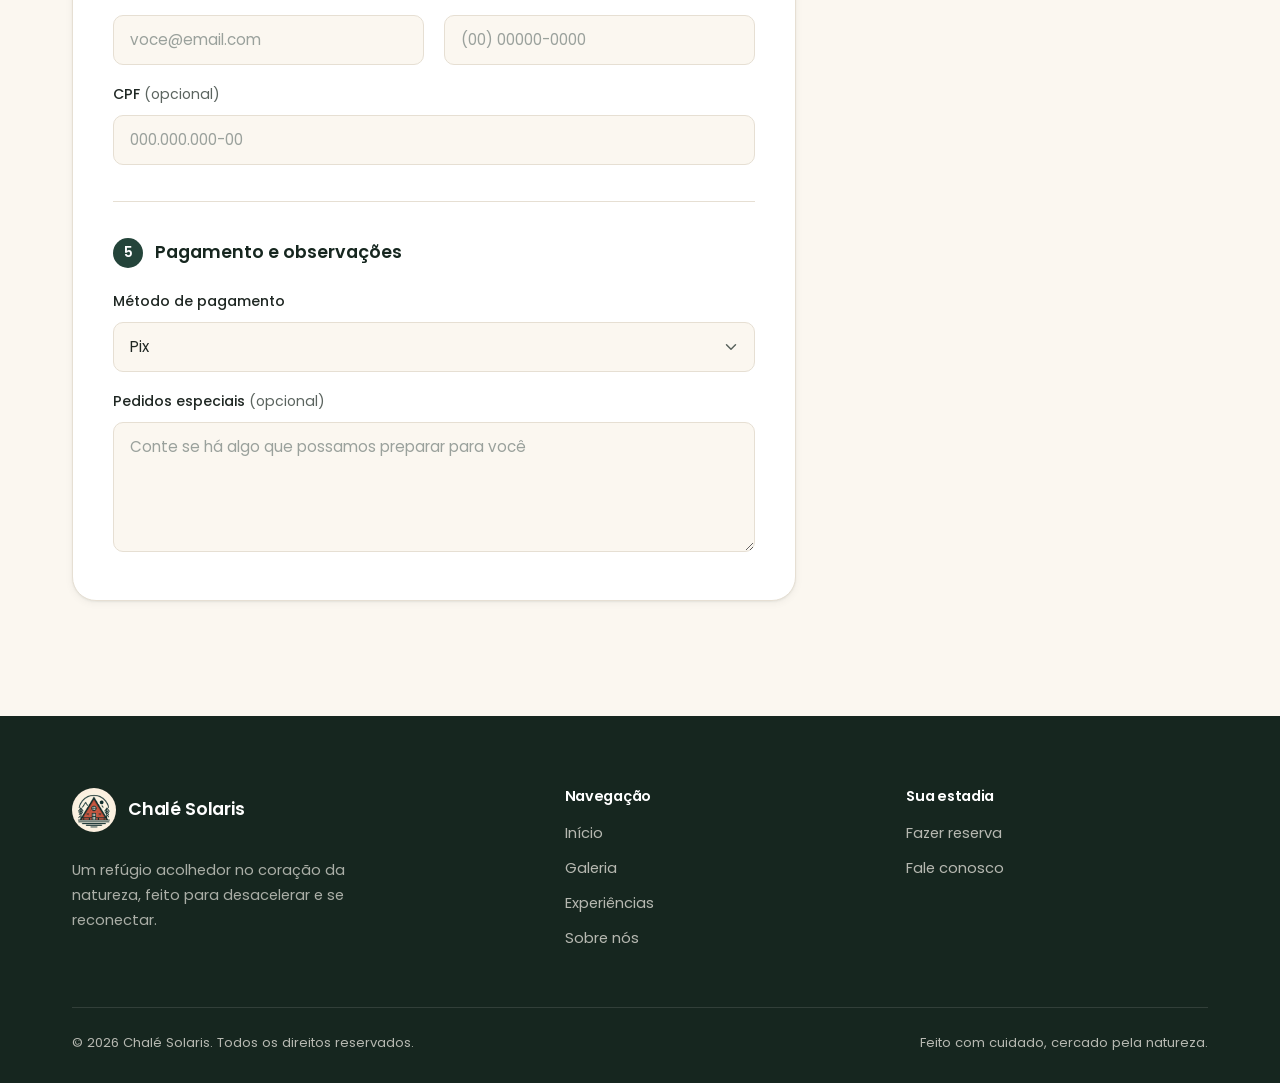
<file: reservation.html>
<!DOCTYPE html>
<html lang="pt-BR" class="no-js">
<head>
    <meta charset="UTF-8">
    <meta name="viewport" content="width=device-width, initial-scale=1.0">
    <title>Reserva — Chalé Solaris</title>
    <meta name="description" content="Reserve sua estadia no Chalé Solaris: escolha as datas, a acomodação e os serviços adicionais.">
    <meta name="theme-color" content="#24443A">
    <link rel="icon" href="img/logo.jpeg">
    <link rel="preconnect" href="https://fonts.googleapis.com">
    <link rel="preconnect" href="https://fonts.gstatic.com" crossorigin>
    <link href="https://fonts.googleapis.com/css2?family=Poppins:wght@300;400;500;600;700&display=swap" rel="stylesheet">
    <link rel="stylesheet" href="css/style.css">
    <script src="js/main.js" defer></script>
</head>
<body>
    <a class="skip-link" href="#main">Pular para o conteúdo</a>

    <header class="site-header">
        <div class="container header-inner">
            <a href="index.html" class="brand" aria-label="Chalé Solaris — início">
                <img src="img/logo.jpeg" alt="" width="44" height="44">
                <span>Chalé Solaris</span>
            </a>
            <button class="nav-toggle" type="button" aria-expanded="false" aria-controls="site-nav" aria-label="Abrir menu">
                <svg viewBox="0 0 24 24" fill="none" stroke="currentColor" stroke-width="2" stroke-linecap="round" aria-hidden="true"><path d="M4 7h16M4 12h16M4 17h16"/></svg>
            </button>
            <nav id="site-nav" class="nav" aria-label="Navegação principal">
                <ul class="nav-list">
                    <li><a href="index.html">Início</a></li>
                    <li><a href="image.html">Galeria</a></li>
                    <li><a href="experience.html">Experiências</a></li>
                    <li><a href="about.html">Sobre nós</a></li>
                    <li><a href="contact.html">Contato</a></li>
                </ul>
                <a href="reservation.html" class="btn btn--primary">Reservar</a>
            </nav>
        </div>
    </header>

    <main id="main">
        <section class="page-hero">
            <div class="hero-media"><img src="img/num5.jpg" alt="Chalé em formato A sob céu azul" fetchpriority="high"></div>
            <div class="container">
                <span class="eyebrow">Reserva</span>
                <h1>Reserve sua estadia</h1>
                <p>Preencha os dados abaixo — leva menos de dois minutos.</p>
            </div>
        </section>

        <section class="section">
            <div class="container booking">
                <form id="booking-form" class="form-card" action="confirmation.html" method="GET">
                    <fieldset class="form-step">
                        <legend class="form-step-title"><span class="step-num">1</span>Datas e hóspedes</legend>
                        <div class="form-grid">
                            <div class="field">
                                <label for="checkin">Check-in</label>
                                <input class="input" type="date" id="checkin" name="checkin" required>
                            </div>
                            <div class="field">
                                <label for="checkout">Check-out</label>
                                <input class="input" type="date" id="checkout" name="checkout" required aria-describedby="date-error">
                                <p id="date-error" class="field-error" hidden>A data de check-out deve ser posterior ao check-in.</p>
                            </div>
                            <div class="field full">
                                <label for="hospedes">Número de hóspedes</label>
                                <select class="input" id="hospedes" name="hospedes">
                                    <option value="1">1 hóspede</option>
                                    <option value="2" selected>2 hóspedes</option>
                                    <option value="3">3 hóspedes</option>
                                    <option value="4">4 ou mais hóspedes</option>
                                </select>
                            </div>
                        </div>
                    </fieldset>

                    <fieldset class="form-step">
                        <legend class="form-step-title"><span class="step-num">2</span>Tipo de acomodação</legend>
                        <div class="option-grid">
                            <label class="option">
                                <input type="radio" name="quarto" value="standard" data-label="Standard" checked>
                                <span class="option-box">
                                    <svg viewBox="0 0 24 24" fill="none" stroke="currentColor" stroke-width="1.8" stroke-linecap="round" stroke-linejoin="round" aria-hidden="true"><path d="M2 4v16M2 8h18a2 2 0 0 1 2 2v10M2 17h20M6 8v9"/></svg>
                                    <strong>Standard</strong>
                                    <span>Conforto essencial com o charme do chalé</span>
                                </span>
                            </label>
                            <label class="option">
                                <input type="radio" name="quarto" value="deluxe" data-label="Deluxe">
                                <span class="option-box">
                                    <svg viewBox="0 0 24 24" fill="none" stroke="currentColor" stroke-width="1.8" stroke-linecap="round" stroke-linejoin="round" aria-hidden="true"><path d="m8 3 4 8 5-5 5 15H2L8 3z"/></svg>
                                    <strong>Deluxe</strong>
                                    <span>Mais espaço e vista privilegiada</span>
                                </span>
                            </label>
                            <label class="option">
                                <input type="radio" name="quarto" value="suite" data-label="Suíte">
                                <span class="option-box">
                                    <svg viewBox="0 0 24 24" fill="none" stroke="currentColor" stroke-width="1.8" stroke-linecap="round" stroke-linejoin="round" aria-hidden="true"><path d="M12 3l1.9 5.8L20 10l-6.1 1.2L12 17l-1.9-5.8L4 10l6.1-1.2z"/></svg>
                                    <strong>Suíte</strong>
                                    <span>A experiência completa do Solaris</span>
                                </span>
                            </label>
                        </div>
                    </fieldset>

                    <fieldset class="form-step">
                        <legend class="form-step-title"><span class="step-num">3</span>Serviços adicionais</legend>
                        <div class="option-grid option-grid--4">
                            <label class="option">
                                <input type="checkbox" name="servicos" value="cafe">
                                <span class="option-box">
                                    <svg viewBox="0 0 24 24" fill="none" stroke="currentColor" stroke-width="1.8" stroke-linecap="round" stroke-linejoin="round" aria-hidden="true"><path d="M17 8h1a4 4 0 1 1 0 8h-1"/><path d="M3 8h14v9a4 4 0 0 1-4 4H7a4 4 0 0 1-4-4Z"/><path d="M6 2v2M10 2v2M14 2v2"/></svg>
                                    <strong>Café da manhã</strong>
                                </span>
                            </label>
                            <label class="option">
                                <input type="checkbox" name="servicos" value="estacionamento">
                                <span class="option-box">
                                    <svg viewBox="0 0 24 24" fill="none" stroke="currentColor" stroke-width="1.8" stroke-linecap="round" stroke-linejoin="round" aria-hidden="true"><path d="M19 17h2v-5l-2-5H5l-2 5v5h2"/><circle cx="7" cy="17" r="2"/><circle cx="17" cy="17" r="2"/><path d="M9 17h6"/></svg>
                                    <strong>Estacionamento</strong>
                                </span>
                            </label>
                            <label class="option">
                                <input type="checkbox" name="servicos" value="wifi">
                                <span class="option-box">
                                    <svg viewBox="0 0 24 24" fill="none" stroke="currentColor" stroke-width="1.8" stroke-linecap="round" stroke-linejoin="round" aria-hidden="true"><path d="M5 12.55a11 11 0 0 1 14.08 0M1.42 9a16 16 0 0 1 21.16 0M8.53 16.11a6 6 0 0 1 6.95 0M12 20h.01"/></svg>
                                    <strong>Wi-Fi Premium</strong>
                                </span>
                            </label>
                            <label class="option">
                                <input type="checkbox" name="servicos" value="spa">
                                <span class="option-box">
                                    <svg viewBox="0 0 24 24" fill="none" stroke="currentColor" stroke-width="1.8" stroke-linecap="round" stroke-linejoin="round" aria-hidden="true"><path d="M2 12c2 0 2-2 4-2s2 2 4 2 2-2 4-2 2 2 4 2 2-2 4-2M2 18c2 0 2-2 4-2s2 2 4 2 2-2 4-2 2 2 4 2 2-2 4-2"/></svg>
                                    <strong>Acesso ao spa</strong>
                                </span>
                            </label>
                        </div>
                    </fieldset>

                    <fieldset class="form-step">
                        <legend class="form-step-title"><span class="step-num">4</span>Seus dados</legend>
                        <div class="form-grid">
                            <div class="field full">
                                <label for="nome">Nome completo</label>
                                <input class="input" type="text" id="nome" name="nome" autocomplete="name" required>
                            </div>
                            <div class="field">
                                <label for="email">E-mail</label>
                                <input class="input" type="email" id="email" name="email" autocomplete="email" placeholder="voce@email.com" required>
                            </div>
                            <div class="field">
                                <label for="telefone">Telefone</label>
                                <input class="input" type="tel" id="telefone" name="telefone" autocomplete="tel" placeholder="(00) 00000-0000" required>
                            </div>
                            <div class="field full">
                                <label for="documento">CPF <span class="optional">(opcional)</span></label>
                                <input class="input" type="text" id="documento" name="documento" inputmode="numeric" placeholder="000.000.000-00">
                            </div>
                        </div>
                    </fieldset>

                    <fieldset class="form-step">
                        <legend class="form-step-title"><span class="step-num">5</span>Pagamento e observações</legend>
                        <div class="form-grid">
                            <div class="field full">
                                <label for="pagamento">Método de pagamento</label>
                                <select class="input" id="pagamento" name="pagamento">
                                    <option value="pix">Pix</option>
                                    <option value="debito">Cartão de débito</option>
                                    <option value="credito">Cartão de crédito</option>
                                    <option value="transferencia">Transferência bancária</option>
                                </select>
                            </div>
                            <div class="field full">
                                <label for="comentarios">Pedidos especiais <span class="optional">(opcional)</span></label>
                                <textarea class="input" id="comentarios" name="comentarios" rows="4" placeholder="Conte se há algo que possamos preparar para você"></textarea>
                            </div>
                        </div>
                    </fieldset>

                    <div class="form-submit hide-desktop">
                        <button type="submit" class="btn btn--primary btn--block">Confirmar reserva</button>
                    </div>
                </form>

                <aside class="booking-aside" aria-label="Resumo da reserva">
                    <div class="summary">
                        <img src="img/num15.jpg" alt="Quarto do chalé com vista para a mata" loading="lazy" decoding="async">
                        <div class="summary-body">
                            <h3>Resumo da reserva</h3>
                            <ul class="summary-list">
                                <li><span>Check-in</span><span id="sum-checkin">—</span></li>
                                <li><span>Check-out</span><span id="sum-checkout">—</span></li>
                                <li><span>Duração</span><span id="sum-nights">—</span></li>
                                <li><span>Hóspedes</span><span id="sum-guests">—</span></li>
                                <li><span>Acomodação</span><span id="sum-room">—</span></li>
                            </ul>
                            <button type="submit" form="booking-form" class="btn btn--primary btn--block hide-mobile">
                                Confirmar reserva
                                <svg viewBox="0 0 24 24" fill="none" stroke="currentColor" stroke-width="2" stroke-linecap="round" stroke-linejoin="round" aria-hidden="true"><path d="M5 12h14M13 6l6 6-6 6"/></svg>
                            </button>
                            <p class="trust">
                                <svg viewBox="0 0 24 24" fill="none" stroke="currentColor" stroke-width="1.8" stroke-linecap="round" stroke-linejoin="round" aria-hidden="true"><path d="M12 22s8-4 8-10V5l-8-3-8 3v7c0 6 8 10 8 10z"/><path d="m9 12 2 2 4-4"/></svg>
                                Seus dados ficam protegidos e são usados apenas para a sua reserva.
                            </p>
                        </div>
                    </div>
                </aside>
            </div>
        </section>
    </main>

    <footer class="site-footer">
        <div class="container">
            <div class="footer-grid">
                <div>
                    <a href="index.html" class="brand">
                        <img src="img/logo.jpeg" alt="" width="44" height="44" loading="lazy">
                        <span>Chalé Solaris</span>
                    </a>
                    <p>Um refúgio acolhedor no coração da natureza, feito para desacelerar e se reconectar.</p>
                </div>
                <div>
                    <h4>Navegação</h4>
                    <ul class="footer-links">
                        <li><a href="index.html">Início</a></li>
                        <li><a href="image.html">Galeria</a></li>
                        <li><a href="experience.html">Experiências</a></li>
                        <li><a href="about.html">Sobre nós</a></li>
                    </ul>
                </div>
                <div>
                    <h4>Sua estadia</h4>
                    <ul class="footer-links">
                        <li><a href="reservation.html">Fazer reserva</a></li>
                        <li><a href="contact.html">Fale conosco</a></li>
                    </ul>
                </div>
            </div>
            <div class="footer-bottom">
                <span>© <span data-year>2026</span> Chalé Solaris. Todos os direitos reservados.</span>
                <span>Feito com cuidado, cercado pela natureza.</span>
            </div>
        </div>
    </footer>
</body>
</html>
</file>
<file: css/style.css>
/* ==========================================================================
   Chalé Solaris — Design System
   --------------------------------------------------------------------------
   Paleta derivada do logotipo e aplicada com base na psicologia das cores:
   - Verde floresta  → natureza, calma, segurança e confiança (marca/estrutura)
   - Terracota       → calor, acolhimento e energia para agir (CTAs/destaques)
   - Creme / areia   → leveza, limpeza e conforto (fundos)
   - Âmbar suave     → luz do sol, otimismo — referência ao nome "Solaris"
   Regra 60-30-10: 60% neutros claros, 30% verde, 10% terracota.
   ========================================================================== */

:root {
    /* Marca */
    --green-900: #16261F;
    --green-800: #1D3329;
    --green-700: #24443A;
    --green-600: #2F5A4C;
    --green-100: #E3ECE6;
    --terra-600: #B84E34;
    --terra-700: #9C3F28;
    --terra-100: #F8E6DE;
    --amber: #E3A857;

    /* Neutros */
    --cream: #FBF7F0;
    --sand: #F3ECE0;
    --white: #FFFFFF;
    --ink: #1F2723;
    --muted: #5B645F;
    --line: #E6DFD3;

    /* Tipografia */
    --font: 'Poppins', system-ui, -apple-system, 'Segoe UI', sans-serif;

    /* Espaçamento, raio e sombra */
    --container: 1200px;
    --gutter: clamp(16px, 4vw, 32px);
    --section: clamp(64px, 9vw, 120px);
    --radius-sm: 10px;
    --radius: 16px;
    --radius-lg: 24px;
    --shadow-sm: 0 1px 2px rgba(22, 38, 31, .06), 0 2px 8px rgba(22, 38, 31, .05);
    --shadow: 0 10px 30px -12px rgba(22, 38, 31, .22);
    --shadow-lg: 0 30px 60px -20px rgba(22, 38, 31, .35);
    --ease: cubic-bezier(.22, .61, .36, 1);
    --header-h: 76px;
}

/* ---------- Base ---------- */
*, *::before, *::after { box-sizing: border-box; }

html { scroll-behavior: smooth; -webkit-text-size-adjust: 100%; }

body {
    margin: 0;
    font-family: var(--font);
    font-size: 16px;
    line-height: 1.7;
    color: var(--ink);
    background: var(--cream);
    -webkit-font-smoothing: antialiased;
}

img { max-width: 100%; display: block; }

a { color: inherit; text-decoration: none; }

h1, h2, h3, h4 {
    margin: 0 0 .5em;
    line-height: 1.2;
    font-weight: 600;
    color: var(--green-900);
    letter-spacing: -.02em;
}

h1 { font-size: clamp(2.25rem, 5.5vw, 4rem); }
h2 { font-size: clamp(1.75rem, 3.6vw, 2.6rem); }
h3 { font-size: 1.25rem; }

p { margin: 0 0 1em; color: var(--muted); }

::selection { background: var(--terra-100); color: var(--terra-700); }

:focus-visible {
    outline: 3px solid var(--amber);
    outline-offset: 3px;
    border-radius: 6px;
}

.container {
    width: 100%;
    max-width: var(--container);
    margin: 0 auto;
    padding: 0 var(--gutter);
}

.section { padding: var(--section) 0; }
.section--sand { background: var(--sand); }
.section--green { background: var(--green-800); color: var(--cream); }
.section--green h2, .section--green h3 { color: var(--white); }
.section--green p { color: rgba(251, 247, 240, .78); }

.eyebrow {
    display: inline-flex;
    align-items: center;
    gap: 10px;
    font-size: .8rem;
    font-weight: 600;
    letter-spacing: .14em;
    text-transform: uppercase;
    color: var(--terra-600);
    margin-bottom: 16px;
}

.eyebrow::before {
    content: "";
    width: 28px;
    height: 2px;
    background: currentColor;
    border-radius: 2px;
}

.section-head { max-width: 640px; margin-bottom: clamp(36px, 5vw, 56px); }
.section-head--center { text-align: center; margin-left: auto; margin-right: auto; }
.section-head--center .eyebrow::before { display: none; }
.lead { font-size: 1.1rem; }

.skip-link {
    position: absolute;
    left: 16px;
    top: -60px;
    z-index: 2000;
    padding: 10px 16px;
    background: var(--green-700);
    color: var(--white);
    border-radius: var(--radius-sm);
}
.skip-link:focus { top: 16px; }

/* ---------- Botões ---------- */
.btn {
    display: inline-flex;
    align-items: center;
    justify-content: center;
    gap: 10px;
    min-height: 48px;
    padding: 12px 28px;
    font-family: inherit;
    font-size: .95rem;
    font-weight: 500;
    line-height: 1.2;
    border: 1.5px solid transparent;
    border-radius: 999px;
    cursor: pointer;
    transition: background-color .25s var(--ease), color .25s var(--ease),
                border-color .25s var(--ease), transform .25s var(--ease), box-shadow .25s var(--ease);
}

.btn svg { width: 18px; height: 18px; transition: transform .25s var(--ease); }
.btn:hover svg { transform: translateX(3px); }

/* Terracota: cor quente que chama para a ação principal */
.btn--primary { background: var(--terra-600); color: var(--white); box-shadow: 0 8px 20px -8px rgba(184, 78, 52, .6); }
.btn--primary:hover { background: var(--terra-700); transform: translateY(-2px); }

.btn--dark { background: var(--green-700); color: var(--white); }
.btn--dark:hover { background: var(--green-800); transform: translateY(-2px); }

.btn--ghost { border-color: rgba(255, 255, 255, .6); color: var(--white); }
.btn--ghost:hover { background: var(--white); color: var(--green-900); }

.btn--outline { border-color: var(--green-700); color: var(--green-700); }
.btn--outline:hover { background: var(--green-700); color: var(--white); }

.btn--block { width: 100%; }

.link-arrow {
    display: inline-flex;
    align-items: center;
    gap: 8px;
    font-weight: 500;
    color: var(--green-700);
    border-bottom: 1.5px solid transparent;
    transition: border-color .2s, gap .2s;
}
.link-arrow:hover { border-color: currentColor; gap: 12px; }

/* ---------- Header ---------- */
.site-header {
    position: sticky;
    top: 0;
    z-index: 1000;
    background: rgba(251, 247, 240, .88);
    backdrop-filter: saturate(160%) blur(14px);
    -webkit-backdrop-filter: saturate(160%) blur(14px);
    border-bottom: 1px solid transparent;
    transition: border-color .3s, box-shadow .3s;
}

.site-header.is-scrolled { border-color: var(--line); box-shadow: var(--shadow-sm); }

.header-inner {
    display: flex;
    align-items: center;
    justify-content: space-between;
    gap: 24px;
    height: var(--header-h);
}

.brand { display: inline-flex; align-items: center; gap: 12px; }
.brand img { width: 44px; height: 44px; border-radius: 50%; object-fit: cover; }
.brand span { font-weight: 600; font-size: 1.1rem; color: var(--green-900); letter-spacing: -.01em; }

.nav { display: flex; align-items: center; gap: 36px; }

.nav-list {
    display: flex;
    align-items: center;
    gap: 6px;
    list-style: none;
    margin: 0;
    padding: 0;
}

.nav-list a {
    position: relative;
    display: block;
    padding: 8px 14px;
    font-size: .92rem;
    font-weight: 500;
    color: var(--muted);
    border-radius: 999px;
    transition: color .2s, background-color .2s;
}

.nav-list a:hover { color: var(--green-900); background: var(--green-100); }
.nav-list a[aria-current="page"] { color: var(--green-900); background: var(--green-100); }

.nav-toggle {
    display: none;
    width: 44px;
    height: 44px;
    padding: 0;
    border: 0;
    border-radius: 50%;
    background: transparent;
    color: var(--green-900);
    cursor: pointer;
}
.nav-toggle svg { width: 26px; height: 26px; margin: auto; }

@media (max-width: 920px) {
    .nav-toggle { display: grid; place-items: center; }

    .nav {
        position: fixed;
        inset: var(--header-h) 0 auto 0;
        flex-direction: column;
        align-items: stretch;
        gap: 16px;
        padding: 20px var(--gutter) 28px;
        background: var(--cream);
        border-bottom: 1px solid var(--line);
        box-shadow: var(--shadow);
        opacity: 0;
        visibility: hidden;
        transform: translateY(-10px);
        transition: opacity .25s var(--ease), transform .25s var(--ease), visibility .25s;
    }

    .nav.is-open { opacity: 1; visibility: visible; transform: none; }
    .nav-list { flex-direction: column; align-items: stretch; gap: 4px; }
    .nav-list a { padding: 12px 16px; font-size: 1rem; border-radius: var(--radius-sm); }
}

/* ---------- Hero ---------- */
.hero {
    position: relative;
    height: calc(100vh - var(--header-h));
    height: calc(100svh - var(--header-h));
    min-height: 560px;
    max-height: 880px;
    display: flex;
    align-items: flex-end;
    color: var(--white);
    overflow: hidden;
}

.hero-media { position: absolute; inset: 0; }
.hero-media img { width: 100%; height: 100%; object-fit: cover; animation: heroZoom 18s var(--ease) both; }

.hero::after {
    content: "";
    position: absolute;
    inset: 0;
    background:
        linear-gradient(180deg, rgba(22, 38, 31, .15) 0%, rgba(22, 38, 31, .25) 40%, rgba(22, 38, 31, .85) 100%),
        linear-gradient(90deg, rgba(22, 38, 31, .55) 0%, rgba(22, 38, 31, 0) 65%);
}

.hero-content {
    position: relative;
    z-index: 1;
    padding-top: 80px;
    padding-bottom: clamp(56px, 10vh, 112px);
}

.hero h1 { color: var(--white); max-width: 13ch; }
.hero p { color: rgba(255, 255, 255, .86); font-size: clamp(1rem, 1.6vw, 1.15rem); max-width: 52ch; margin-bottom: 32px; }
.hero .eyebrow { color: var(--amber); }
.hero-actions { display: flex; flex-wrap: wrap; gap: 14px; }

@keyframes heroZoom { from { transform: scale(1.08); } to { transform: scale(1); } }

/* Cabeçalho de páginas internas */
.page-hero {
    position: relative;
    min-height: 380px;
    display: flex;
    align-items: flex-end;
    color: var(--white);
    overflow: hidden;
}
.page-hero .hero-media img { animation: none; }
.page-hero::after {
    content: "";
    position: absolute;
    inset: 0;
    background: linear-gradient(180deg, rgba(22, 38, 31, .2) 0%, rgba(22, 38, 31, .8) 100%);
}
.page-hero .container { position: relative; z-index: 1; padding-top: 64px; padding-bottom: 56px; }
.page-hero h1 { color: var(--white); font-size: clamp(2rem, 4.5vw, 3.25rem); margin-bottom: .3em; }
.page-hero p { color: rgba(255, 255, 255, .85); max-width: 56ch; margin: 0; }
.page-hero .eyebrow { color: var(--amber); }

/* ---------- Faixa de destaques ---------- */
.highlights {
    position: relative;
    z-index: 2;
    margin-top: -48px;
}

.highlights-grid {
    display: grid;
    grid-template-columns: repeat(4, 1fr);
    background: var(--white);
    border-radius: var(--radius-lg);
    box-shadow: var(--shadow);
    overflow: hidden;
}

.highlight {
    display: flex;
    align-items: center;
    gap: 14px;
    padding: 26px 24px;
}
.highlight + .highlight { border-left: 1px solid var(--line); }
.highlight strong { display: block; font-weight: 600; font-size: .95rem; color: var(--green-900); line-height: 1.3; }
.highlight span { font-size: .82rem; color: var(--muted); }

.icon-badge {
    flex: none;
    display: grid;
    place-items: center;
    width: 48px;
    height: 48px;
    border-radius: 14px;
    background: var(--green-100);
    color: var(--green-700);
}
.icon-badge svg { width: 22px; height: 22px; }
.icon-badge--warm { background: var(--terra-100); color: var(--terra-600); }

@media (max-width: 900px) {
    .highlights-grid { grid-template-columns: repeat(2, 1fr); }
    .highlight:nth-child(3) { border-left: 0; }
    .highlight:nth-child(n+3) { border-top: 1px solid var(--line); }
}
@media (max-width: 520px) {
    .highlights-grid { grid-template-columns: 1fr; }
    .highlight + .highlight { border-left: 0; border-top: 1px solid var(--line); }
}

/* ---------- Split (imagem + texto) ---------- */
.split {
    display: grid;
    grid-template-columns: 1.05fr 1fr;
    gap: clamp(36px, 6vw, 88px);
    align-items: center;
}
.split--reverse .split-media { order: 2; }

.split-media { position: relative; }
.split-media img {
    width: 100%;
    aspect-ratio: 4 / 5;
    object-fit: cover;
    border-radius: var(--radius-lg);
    box-shadow: var(--shadow);
}
.split-media--wide img { aspect-ratio: 5 / 4; }

.split-media .float-img {
    position: absolute;
    right: -24px;
    bottom: -32px;
    width: 46%;
    aspect-ratio: 1;
    border: 8px solid var(--cream);
    border-radius: var(--radius);
    box-shadow: var(--shadow-lg);
}

.check-list { list-style: none; margin: 24px 0 32px; padding: 0; display: grid; gap: 14px; }
.check-list li { display: flex; gap: 12px; align-items: flex-start; color: var(--ink); }
.check-list svg { flex: none; width: 22px; height: 22px; margin-top: 2px; color: var(--green-600); }

@media (max-width: 860px) {
    .split { grid-template-columns: 1fr; }
    .split--reverse .split-media { order: 0; }
    .split-media img { aspect-ratio: 4 / 3; }
    .split-media .float-img { display: none; }
}

/* ---------- Cards ---------- */
.card-grid { display: grid; grid-template-columns: repeat(3, 1fr); gap: 28px; }
@media (max-width: 900px) { .card-grid { grid-template-columns: 1fr 1fr; } }
@media (max-width: 600px) { .card-grid { grid-template-columns: 1fr; } }

.card {
    display: flex;
    flex-direction: column;
    background: var(--white);
    border-radius: var(--radius-lg);
    overflow: hidden;
    box-shadow: var(--shadow-sm);
    transition: transform .35s var(--ease), box-shadow .35s var(--ease);
}
.card:hover { transform: translateY(-6px); box-shadow: var(--shadow); }

.card-media { overflow: hidden; aspect-ratio: 4 / 3; }
.card-media img { width: 100%; height: 100%; object-fit: cover; transition: transform .7s var(--ease); }
.card:hover .card-media img { transform: scale(1.06); }

.card-body { padding: 26px 26px 30px; }
.card-body h3 { margin-bottom: .4em; }
.card-body p { margin: 0; font-size: .95rem; }

.value-card {
    padding: 32px 28px;
    background: var(--white);
    border: 1px solid var(--line);
    border-radius: var(--radius-lg);
}
.value-card .icon-badge { margin-bottom: 20px; }
.value-card p { margin: 0; font-size: .95rem; }

/* ---------- Linhas de experiência ---------- */
.feature-rows { display: grid; gap: clamp(64px, 9vw, 112px); }
.feature-index {
    display: block;
    font-size: .85rem;
    font-weight: 600;
    color: var(--terra-600);
    letter-spacing: .1em;
    margin-bottom: 12px;
}
.tag-list { display: flex; flex-wrap: wrap; gap: 8px; list-style: none; padding: 0; margin: 24px 0 0; }
.tag-list li {
    padding: 6px 14px;
    font-size: .82rem;
    font-weight: 500;
    color: var(--green-700);
    background: var(--green-100);
    border-radius: 999px;
}

/* ---------- Galeria ---------- */
.gallery {
    columns: 3 280px;
    column-gap: 18px;
}

.gallery-item {
    position: relative;
    display: block;
    margin: 0 0 18px;
    break-inside: avoid;
    border-radius: var(--radius);
    overflow: hidden;
    background: var(--sand);
    cursor: zoom-in;
}

.gallery-item img { width: 100%; height: auto; transition: transform .7s var(--ease), filter .4s; }
.gallery-item::after {
    content: "";
    position: absolute;
    inset: 0;
    background: linear-gradient(180deg, transparent 55%, rgba(22, 38, 31, .45));
    opacity: 0;
    transition: opacity .35s;
}
.gallery-item:hover img { transform: scale(1.04); }
.gallery-item:hover::after { opacity: 1; }

.gallery-preview { display: grid; grid-template-columns: 2fr 1fr 1fr; grid-template-rows: 240px 240px; gap: 16px; }
.gallery-preview a { border-radius: var(--radius); overflow: hidden; }
.gallery-preview a:first-child { grid-row: span 2; }
.gallery-preview img { width: 100%; height: 100%; object-fit: cover; transition: transform .7s var(--ease); }
.gallery-preview a:hover img { transform: scale(1.05); }

@media (max-width: 760px) {
    .gallery-preview { grid-template-columns: 1fr 1fr; grid-template-rows: 260px 160px 160px; }
    .gallery-preview a:first-child { grid-column: span 2; grid-row: auto; }
}

/* Lightbox */
.lightbox {
    position: fixed;
    inset: 0;
    z-index: 3000;
    display: grid;
    place-items: center;
    padding: 64px 72px;
    background: rgba(14, 24, 20, .94);
    opacity: 0;
    visibility: hidden;
    transition: opacity .3s, visibility .3s;
}
.lightbox.is-open { opacity: 1; visibility: visible; }
.lightbox img {
    max-width: 100%;
    max-height: calc(100vh - 128px);
    border-radius: var(--radius-sm);
    box-shadow: var(--shadow-lg);
    object-fit: contain;
}
.lightbox-btn {
    position: absolute;
    display: grid;
    place-items: center;
    width: 48px;
    height: 48px;
    border: 0;
    border-radius: 50%;
    background: rgba(255, 255, 255, .1);
    color: var(--white);
    cursor: pointer;
    transition: background-color .2s;
}
.lightbox-btn:hover { background: rgba(255, 255, 255, .22); }
.lightbox-btn svg { width: 22px; height: 22px; }
.lightbox-close { top: 16px; right: 16px; }
.lightbox-prev { left: 16px; top: 50%; transform: translateY(-50%); }
.lightbox-next { right: 16px; top: 50%; transform: translateY(-50%); }
.lightbox-count { position: absolute; bottom: 20px; left: 50%; transform: translateX(-50%); color: rgba(255, 255, 255, .7); font-size: .85rem; }

@media (max-width: 600px) {
    .lightbox { padding: 72px 12px; }
    .lightbox-prev, .lightbox-next { top: auto; bottom: 12px; transform: none; }
}

/* ---------- CTA ---------- */
.cta {
    position: relative;
    overflow: hidden;
    display: grid;
    grid-template-columns: 1.4fr auto;
    gap: 32px;
    align-items: center;
    padding: clamp(40px, 6vw, 72px);
    border-radius: var(--radius-lg);
    background: var(--green-800);
    color: var(--white);
}
.cta::before {
    content: "";
    position: absolute;
    right: -120px;
    top: -120px;
    width: 360px;
    height: 360px;
    border-radius: 50%;
    background: radial-gradient(circle, rgba(227, 168, 87, .35), transparent 70%);
}
.cta h2 { color: var(--white); margin-bottom: .3em; }
.cta p { color: rgba(255, 255, 255, .78); margin: 0; max-width: 52ch; }
.cta > * { position: relative; }
@media (max-width: 760px) { .cta { grid-template-columns: 1fr; } }

/* ---------- Formulários ---------- */
.form-card {
    background: var(--white);
    border: 1px solid var(--line);
    border-radius: var(--radius-lg);
    padding: clamp(24px, 4vw, 40px);
    box-shadow: var(--shadow-sm);
}

.form-step + .form-step { margin-top: 36px; padding-top: 36px; border-top: 1px solid var(--line); }
.form-step-title { float: left; width: 100%; padding: 0; font-weight: 600; color: var(--green-900); display: flex; align-items: center; gap: 12px; margin-bottom: 22px; font-size: 1.1rem; }
.form-step-title .step-num {
    display: grid;
    place-items: center;
    width: 30px;
    height: 30px;
    font-size: .85rem;
    font-weight: 600;
    color: var(--white);
    background: var(--green-700);
    border-radius: 50%;
}

fieldset { border: 0; margin: 0; padding: 0; min-width: 0; }
.form-step > :not(legend) { clear: both; }

.form-grid { display: grid; grid-template-columns: 1fr 1fr; gap: 18px 20px; }
.form-grid .full { grid-column: 1 / -1; }
@media (max-width: 600px) { .form-grid { grid-template-columns: 1fr; } }

.field label, .field-label {
    display: block;
    margin-bottom: 8px;
    font-size: .88rem;
    font-weight: 500;
    color: var(--ink);
}
.field .optional { font-weight: 400; color: var(--muted); }

.input {
    width: 100%;
    min-height: 50px;
    padding: 12px 16px;
    font-family: inherit;
    font-size: .95rem;
    color: var(--ink);
    background: var(--cream);
    border: 1.5px solid var(--line);
    border-radius: var(--radius-sm);
    transition: border-color .2s, background-color .2s, box-shadow .2s;
    appearance: none;
    -webkit-appearance: none;
}
.input::placeholder { color: #9AA19C; }
.input:hover { border-color: #CFC6B6; }
.input:focus { outline: none; border-color: var(--green-600); background: var(--white); box-shadow: 0 0 0 4px rgba(47, 90, 76, .14); }
textarea.input { min-height: 130px; resize: vertical; }

select.input {
    padding-right: 44px;
    background-image: url("data:image/svg+xml,%3Csvg xmlns='http://www.w3.org/2000/svg' viewBox='0 0 24 24' fill='none' stroke='%235B645F' stroke-width='2' stroke-linecap='round' stroke-linejoin='round'%3E%3Cpath d='m6 9 6 6 6-6'/%3E%3C/svg%3E");
    background-repeat: no-repeat;
    background-position: right 14px center;
    background-size: 18px;
}

.field-hint { margin: 6px 0 0; font-size: .8rem; color: var(--muted); }
.field-error { margin: 6px 0 0; font-size: .8rem; color: var(--terra-700); }

/* Opções em cartão (radio/checkbox) */
.option-grid { display: grid; grid-template-columns: repeat(3, 1fr); gap: 14px; }
.option-grid--4 { grid-template-columns: repeat(4, 1fr); }
@media (max-width: 700px) { .option-grid, .option-grid--4 { grid-template-columns: 1fr 1fr; } }
@media (max-width: 420px) { .option-grid, .option-grid--4 { grid-template-columns: 1fr; } }

.option { position: relative; display: block; cursor: pointer; }
.option input { position: absolute; opacity: 0; pointer-events: none; }
.option-box {
    display: flex;
    flex-direction: column;
    gap: 4px;
    height: 100%;
    padding: 18px;
    border: 1.5px solid var(--line);
    border-radius: var(--radius);
    background: var(--cream);
    transition: border-color .2s, background-color .2s, box-shadow .2s;
}
.option-box strong { font-weight: 600; font-size: .95rem; color: var(--green-900); }
.option-box span { font-size: .8rem; color: var(--muted); line-height: 1.5; }
.option-box svg { width: 22px; height: 22px; color: var(--green-600); margin-bottom: 6px; }
.option:hover .option-box { border-color: #CFC6B6; }
.option input:checked + .option-box {
    border-color: var(--green-600);
    background: var(--green-100);
    box-shadow: inset 0 0 0 1px var(--green-600);
}
.option input:focus-visible + .option-box { outline: 3px solid var(--amber); outline-offset: 2px; }

/* Layout de reserva */
.booking { display: grid; grid-template-columns: 1fr 380px; gap: 32px; align-items: start; }
.booking-aside { position: sticky; top: calc(var(--header-h) + 24px); }
@media (max-width: 980px) {
    .booking { grid-template-columns: 1fr; }
    .booking-aside { position: static; }
}

.summary { background: var(--white); border: 1px solid var(--line); border-radius: var(--radius-lg); overflow: hidden; box-shadow: var(--shadow-sm); }
.summary img { width: 100%; aspect-ratio: 16 / 10; object-fit: cover; }
.summary-body { padding: 24px; }
.summary-body h3 { margin-bottom: 16px; }
.summary-list { list-style: none; margin: 0 0 20px; padding: 0; }
.summary-list li { display: flex; justify-content: space-between; gap: 16px; padding: 10px 0; font-size: .9rem; border-bottom: 1px dashed var(--line); }
.summary-list li span:first-child { color: var(--muted); }
.summary-list li span:last-child { font-weight: 500; color: var(--ink); text-align: right; }

.trust { display: flex; gap: 10px; align-items: flex-start; font-size: .82rem; color: var(--muted); margin: 16px 0 0; }
.trust svg { flex: none; width: 18px; height: 18px; color: var(--green-600); margin-top: 2px; }

/* Contato */
.contact-grid { display: grid; grid-template-columns: 1fr 1.25fr; gap: clamp(32px, 5vw, 64px); align-items: start; }
@media (max-width: 860px) { .contact-grid { grid-template-columns: 1fr; } }

.info-list { list-style: none; margin: 32px 0 0; padding: 0; display: grid; gap: 20px; }
.info-list li { display: flex; gap: 16px; align-items: flex-start; }
.info-list strong { display: block; color: var(--green-900); font-weight: 600; }
.info-list span { color: var(--muted); font-size: .92rem; }

/* Confirmação */
.confirm-wrap {
    min-height: calc(100vh - var(--header-h));
    display: grid;
    place-items: center;
    padding: 64px var(--gutter);
    background:
        linear-gradient(rgba(22, 38, 31, .55), rgba(22, 38, 31, .7)),
        url('../img/num9.jpg') center / cover no-repeat;
}
.confirm-card {
    width: 100%;
    max-width: 540px;
    padding: clamp(32px, 6vw, 56px);
    text-align: center;
    background: var(--white);
    border-radius: var(--radius-lg);
    box-shadow: var(--shadow-lg);
}
.confirm-icon {
    display: grid;
    place-items: center;
    width: 76px;
    height: 76px;
    margin: 0 auto 24px;
    border-radius: 50%;
    background: var(--green-100);
    color: var(--green-700);
    animation: pop .6s var(--ease) both .15s;
}
.confirm-icon svg { width: 36px; height: 36px; }
.confirm-card h1 { font-size: clamp(1.75rem, 4vw, 2.25rem); }
.confirm-card .summary-list { text-align: left; margin: 28px 0 32px; }
.confirm-actions { display: flex; flex-wrap: wrap; gap: 12px; justify-content: center; }
@keyframes pop { from { transform: scale(.5); opacity: 0; } to { transform: scale(1); opacity: 1; } }

/* ---------- Footer ---------- */
.site-footer { background: var(--green-900); color: rgba(251, 247, 240, .7); padding: 72px 0 28px; font-size: .92rem; }
.footer-grid { display: grid; grid-template-columns: 1.5fr 1fr 1fr; gap: 40px; }
.site-footer .brand span { color: var(--white); }
.site-footer p { color: rgba(251, 247, 240, .65); max-width: 36ch; margin-top: 18px; }
.site-footer h4 { color: var(--white); font-size: .9rem; font-weight: 600; margin-bottom: 16px; }
.footer-links { list-style: none; margin: 0; padding: 0; display: grid; gap: 10px; }
.footer-links a { transition: color .2s; }
.footer-links a:hover { color: var(--amber); }
.footer-bottom {
    margin-top: 56px;
    padding-top: 24px;
    border-top: 1px solid rgba(251, 247, 240, .12);
    display: flex;
    flex-wrap: wrap;
    justify-content: space-between;
    gap: 12px;
    font-size: .82rem;
}
@media (max-width: 760px) { .footer-grid { grid-template-columns: 1fr 1fr; } .footer-grid > :first-child { grid-column: 1 / -1; } }

/* ---------- Animações de entrada ---------- */
.reveal { opacity: 0; transform: translateY(24px); transition: opacity .8s var(--ease), transform .8s var(--ease); }
.reveal.is-visible { opacity: 1; transform: none; }
.no-js .reveal { opacity: 1; transform: none; }

@media (prefers-reduced-motion: reduce) {
    *, *::before, *::after { animation-duration: .01ms !important; transition-duration: .01ms !important; scroll-behavior: auto !important; }
    .reveal { opacity: 1; transform: none; }
}

/* ---------- Utilitários ---------- */
.section--flush-top { padding-top: 0; }
.section-actions { margin-top: 40px; }
.section-actions--center { text-align: center; }
.form-submit { margin-top: 36px; }
.hide-desktop { display: none; }
@media (max-width: 980px) {
    .hide-desktop { display: block; }
    .hide-mobile { display: none; }
}
</file>
